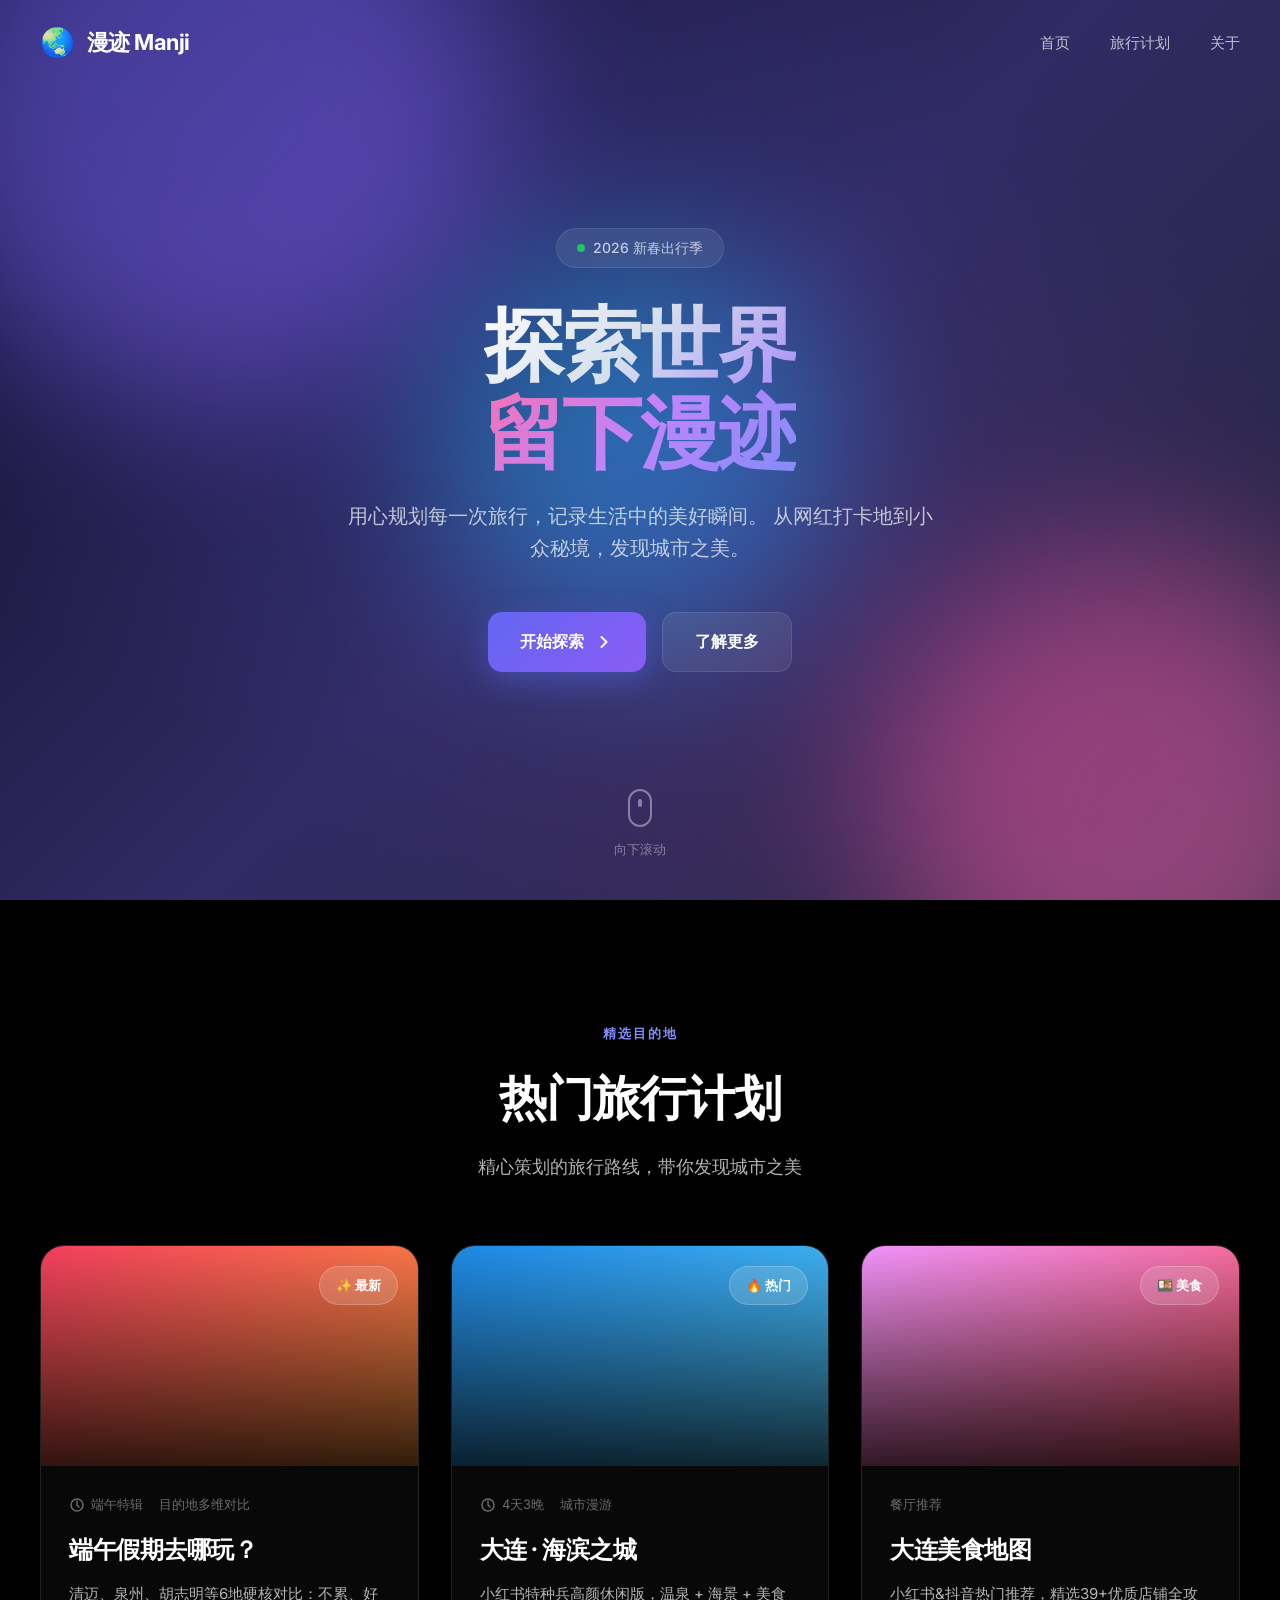
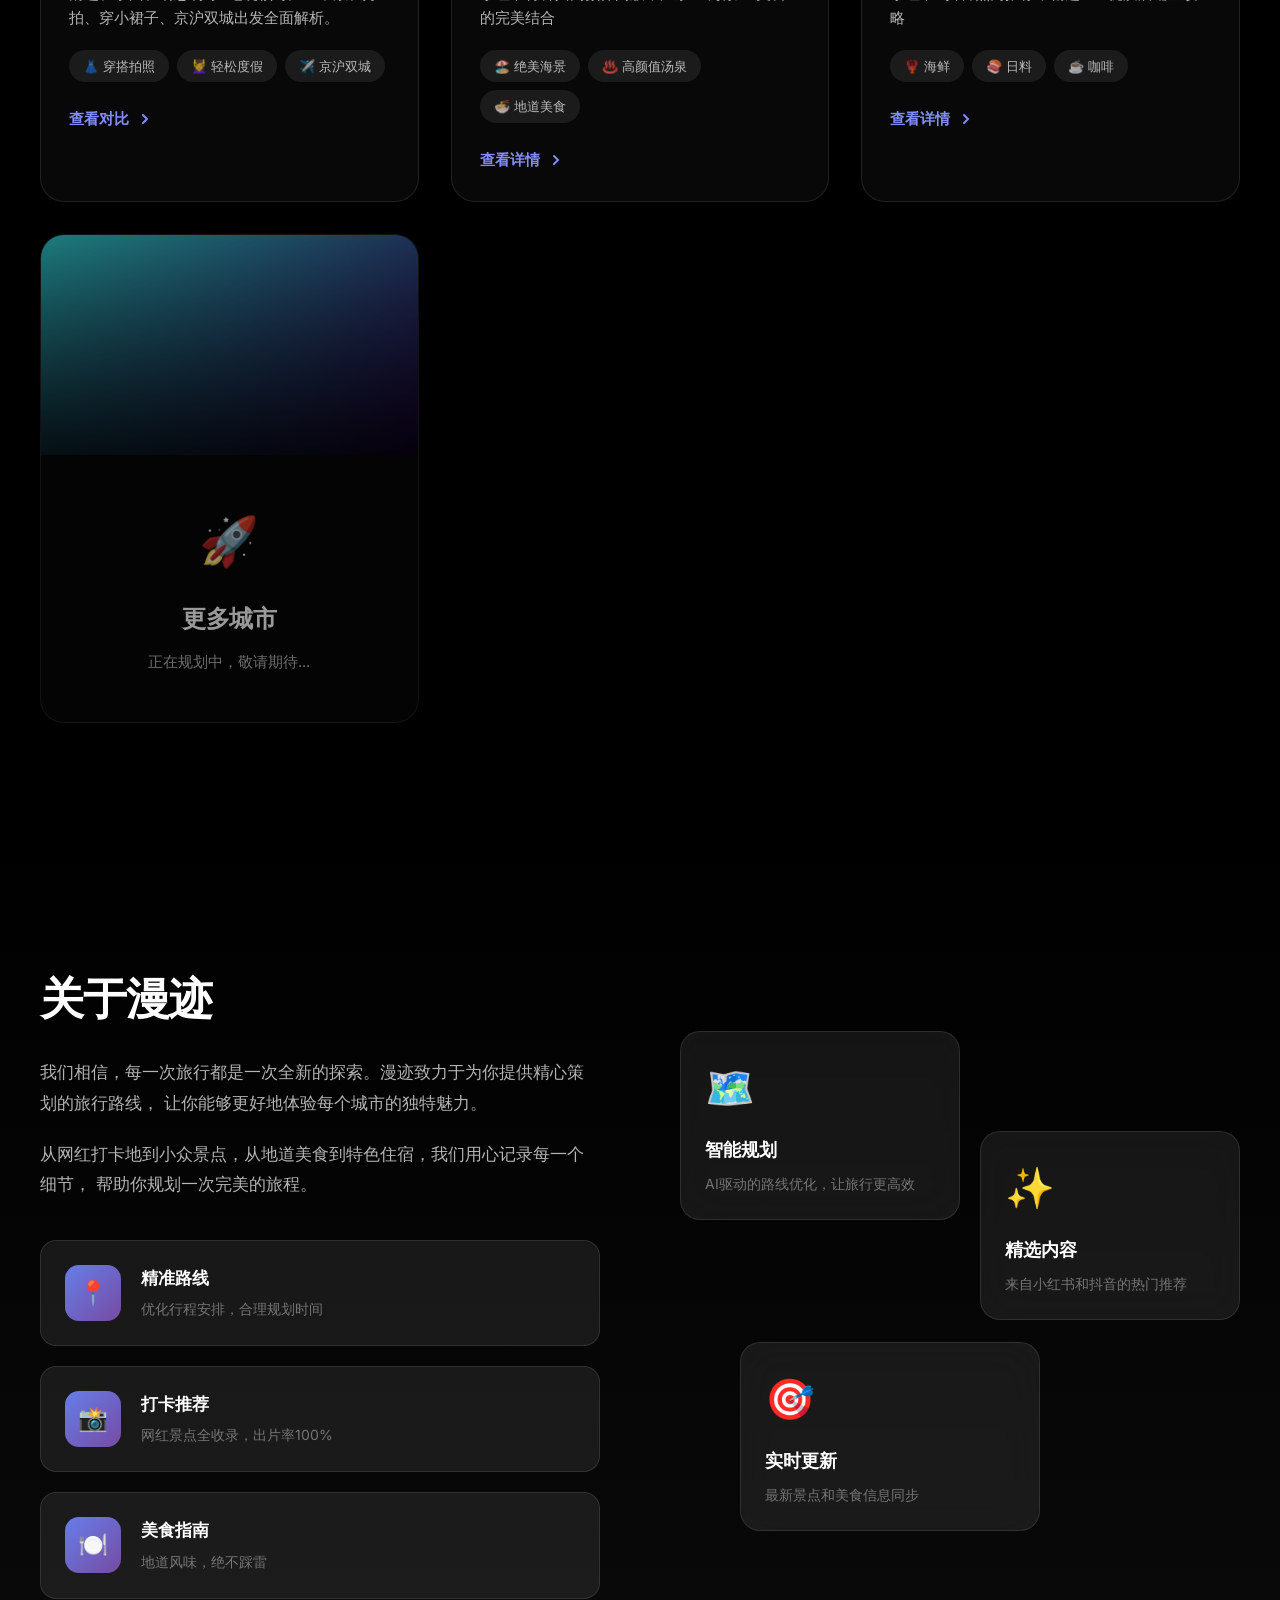
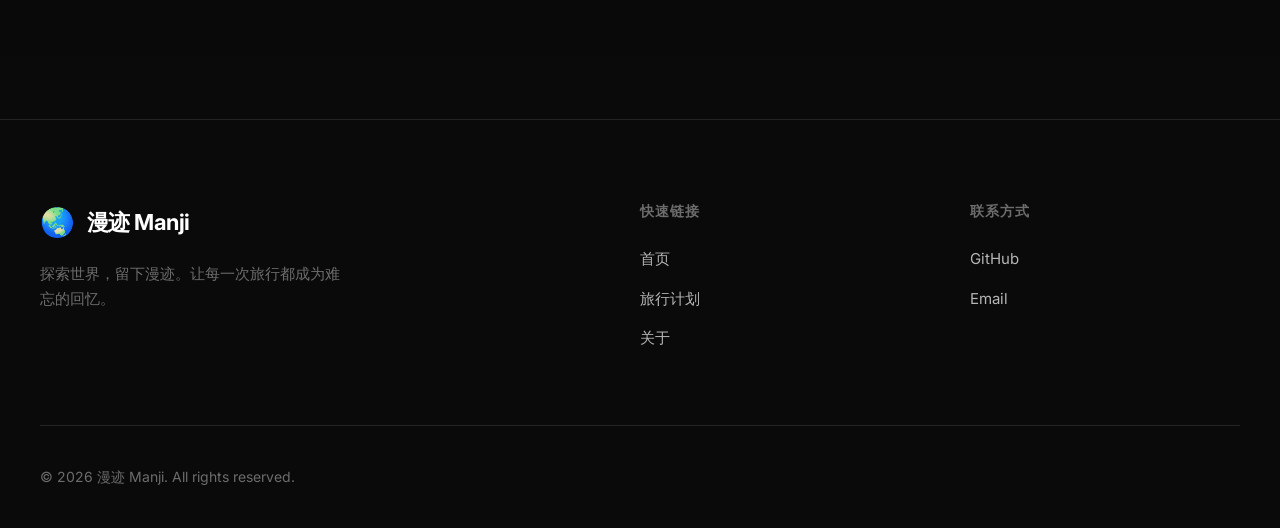
<file: index.html>
<!DOCTYPE html>
<html lang="zh-CN">

<head>
    <meta charset="UTF-8">
    <meta name="viewport" content="width=device-width, initial-scale=1.0, viewport-fit=cover">
    <title>漫迹 Manji - 探索世界的每一个角落</title>
    <link href="https://fonts.googleapis.com/css2?family=Inter:wght@300;400;500;600;700;800;900&display=swap"
        rel="stylesheet">
    <style>
        :root {
            --primary: #6366f1;
            --primary-dark: #4f46e5;
            --primary-light: #818cf8;
            --secondary: #ec4899;
            --accent: #f59e0b;
            --bg-primary: #000000;
            --bg-secondary: #0a0a0a;
            --bg-card: rgba(255, 255, 255, 0.03);
            --text-primary: #ffffff;
            --text-secondary: rgba(255, 255, 255, 0.7);
            --text-tertiary: rgba(255, 255, 255, 0.4);
            --glass: rgba(255, 255, 255, 0.08);
            --glass-border: rgba(255, 255, 255, 0.1);
            --gradient-1: linear-gradient(135deg, #667eea 0%, #764ba2 100%);
            --gradient-2: linear-gradient(135deg, #f093fb 0%, #f5576c 100%);
            --gradient-3: linear-gradient(135deg, #4facfe 0%, #00f2fe 100%);
            --gradient-hero: linear-gradient(135deg, #0f0c29 0%, #302b63 50%, #24243e 100%);
        }

        * {
            margin: 0;
            padding: 0;
            box-sizing: border-box;
        }

        html {
            scroll-behavior: smooth;
        }

        body {
            font-family: 'Inter', -apple-system, BlinkMacSystemFont, 'SF Pro Display', sans-serif;
            background: var(--bg-primary);
            color: var(--text-primary);
            line-height: 1.6;
            overflow-x: hidden;
            -webkit-font-smoothing: antialiased;
        }

        /* Navbar */
        .navbar {
            position: fixed;
            top: 0;
            left: 0;
            right: 0;
            z-index: 1000;
            padding: 20px 40px;
            transition: all 0.4s cubic-bezier(0.4, 0, 0.2, 1);
        }

        .navbar.scrolled {
            background: rgba(0, 0, 0, 0.8);
            backdrop-filter: saturate(180%) blur(20px);
            -webkit-backdrop-filter: saturate(180%) blur(20px);
            padding: 16px 40px;
            border-bottom: 1px solid var(--glass-border);
        }

        .nav-container {
            max-width: 1400px;
            margin: 0 auto;
            display: flex;
            justify-content: space-between;
            align-items: center;
        }

        .logo {
            display: flex;
            align-items: center;
            gap: 12px;
            font-size: 22px;
            font-weight: 700;
            letter-spacing: -0.5px;
        }

        .logo-icon {
            font-size: 28px;
            animation: float 3s ease-in-out infinite;
        }

        @keyframes float {

            0%,
            100% {
                transform: translateY(0);
            }

            50% {
                transform: translateY(-5px);
            }
        }

        .nav-menu {
            display: flex;
            list-style: none;
            gap: 40px;
        }

        .nav-link {
            color: var(--text-secondary);
            font-weight: 500;
            font-size: 15px;
            transition: all 0.3s ease;
            position: relative;
        }

        .nav-link:hover {
            color: var(--text-primary);
        }

        .nav-link::after {
            content: '';
            position: absolute;
            bottom: -6px;
            left: 0;
            width: 0;
            height: 2px;
            background: var(--gradient-1);
            border-radius: 2px;
            transition: width 0.3s ease;
        }

        .nav-link:hover::after {
            width: 100%;
        }

        /* Hero Section */
        .hero {
            min-height: 100vh;
            display: flex;
            align-items: center;
            justify-content: center;
            position: relative;
            overflow: hidden;
            padding: 120px 40px;
        }

        .hero-bg {
            position: absolute;
            top: 0;
            left: 0;
            right: 0;
            bottom: 0;
            background: var(--gradient-hero);
        }

        .hero-bg::before {
            content: '';
            position: absolute;
            top: 0;
            left: 0;
            right: 0;
            bottom: 0;
            background: radial-gradient(circle at 30% 20%, rgba(99, 102, 241, 0.15) 0%, transparent 50%),
                radial-gradient(circle at 70% 80%, rgba(236, 72, 153, 0.1) 0%, transparent 50%),
                radial-gradient(circle at 50% 50%, rgba(79, 70, 229, 0.1) 0%, transparent 70%);
        }

        .hero-orbs {
            position: absolute;
            width: 100%;
            height: 100%;
            overflow: hidden;
        }

        .orb {
            position: absolute;
            border-radius: 50%;
            filter: blur(80px);
            opacity: 0.5;
            animation: orb-float 20s ease-in-out infinite;
        }

        .orb-1 {
            width: 600px;
            height: 600px;
            background: linear-gradient(135deg, #6366f1 0%, #8b5cf6 100%);
            top: -200px;
            left: -100px;
            animation-delay: 0s;
        }

        .orb-2 {
            width: 500px;
            height: 500px;
            background: linear-gradient(135deg, #ec4899 0%, #f472b6 100%);
            bottom: -150px;
            right: -100px;
            animation-delay: 5s;
        }

        .orb-3 {
            width: 400px;
            height: 400px;
            background: linear-gradient(135deg, #06b6d4 0%, #3b82f6 100%);
            top: 50%;
            left: 50%;
            transform: translate(-50%, -50%);
            animation-delay: 10s;
        }

        @keyframes orb-float {

            0%,
            100% {
                transform: translate(0, 0) scale(1);
            }

            33% {
                transform: translate(30px, -50px) scale(1.1);
            }

            66% {
                transform: translate(-30px, 30px) scale(0.95);
            }
        }

        .hero-content {
            position: relative;
            z-index: 1;
            text-align: center;
            max-width: 900px;
        }

        .hero-badge {
            display: inline-flex;
            align-items: center;
            gap: 8px;
            background: var(--glass);
            border: 1px solid var(--glass-border);
            backdrop-filter: blur(10px);
            padding: 8px 20px;
            border-radius: 100px;
            font-size: 14px;
            font-weight: 500;
            color: var(--text-secondary);
            margin-bottom: 32px;
            animation: fade-in-up 0.8s ease forwards;
            opacity: 0;
        }

        .hero-badge-dot {
            width: 8px;
            height: 8px;
            background: #22c55e;
            border-radius: 50%;
            animation: pulse 2s ease-in-out infinite;
        }

        @keyframes pulse {

            0%,
            100% {
                opacity: 1;
            }

            50% {
                opacity: 0.5;
            }
        }

        .hero-title {
            font-size: clamp(48px, 8vw, 80px);
            font-weight: 800;
            letter-spacing: -2px;
            line-height: 1.1;
            margin-bottom: 24px;
            animation: fade-in-up 0.8s ease 0.2s forwards;
            opacity: 0;
        }

        .hero-title span {
            background: linear-gradient(135deg, #fff 0%, rgba(255, 255, 255, 0.8) 50%, #a78bfa 100%);
            -webkit-background-clip: text;
            -webkit-text-fill-color: transparent;
            background-clip: text;
        }

        .hero-title .highlight {
            background: linear-gradient(135deg, #f472b6 0%, #c084fc 50%, #818cf8 100%);
            -webkit-background-clip: text;
            -webkit-text-fill-color: transparent;
            background-clip: text;
        }

        .hero-subtitle {
            font-size: 20px;
            color: var(--text-secondary);
            margin-bottom: 48px;
            max-width: 600px;
            margin-left: auto;
            margin-right: auto;
            animation: fade-in-up 0.8s ease 0.4s forwards;
            opacity: 0;
        }

        .hero-buttons {
            display: flex;
            gap: 16px;
            justify-content: center;
            flex-wrap: wrap;
            animation: fade-in-up 0.8s ease 0.6s forwards;
            opacity: 0;
        }

        @keyframes fade-in-up {
            from {
                opacity: 0;
                transform: translateY(30px);
            }

            to {
                opacity: 1;
                transform: translateY(0);
            }
        }

        .btn {
            display: inline-flex;
            align-items: center;
            gap: 10px;
            padding: 16px 32px;
            border-radius: 14px;
            font-weight: 600;
            font-size: 16px;
            cursor: pointer;
            transition: all 0.4s cubic-bezier(0.175, 0.885, 0.32, 1.275);
            text-decoration: none;
            border: none;
        }

        .btn-primary {
            background: linear-gradient(135deg, #6366f1 0%, #8b5cf6 100%);
            color: white;
            box-shadow: 0 8px 30px rgba(99, 102, 241, 0.4);
        }

        .btn-primary:hover {
            transform: translateY(-4px) scale(1.02);
            box-shadow: 0 12px 40px rgba(99, 102, 241, 0.5);
        }

        .btn-secondary {
            background: var(--glass);
            color: white;
            border: 1px solid var(--glass-border);
            backdrop-filter: blur(10px);
        }

        .btn-secondary:hover {
            background: rgba(255, 255, 255, 0.15);
            transform: translateY(-4px);
        }

        .btn-icon {
            transition: transform 0.3s ease;
        }

        .btn:hover .btn-icon {
            transform: translateX(4px);
        }

        /* Scroll indicator */
        .scroll-indicator {
            position: absolute;
            bottom: 40px;
            left: 50%;
            transform: translateX(-50%);
            display: flex;
            flex-direction: column;
            align-items: center;
            gap: 12px;
            color: var(--text-tertiary);
            font-size: 13px;
            animation: bounce 2s ease-in-out infinite;
        }

        @keyframes bounce {

            0%,
            100% {
                transform: translateX(-50%) translateY(0);
            }

            50% {
                transform: translateX(-50%) translateY(-10px);
            }
        }

        .scroll-mouse {
            width: 24px;
            height: 38px;
            border: 2px solid var(--text-tertiary);
            border-radius: 14px;
            position: relative;
        }

        .scroll-wheel {
            position: absolute;
            top: 8px;
            left: 50%;
            transform: translateX(-50%);
            width: 4px;
            height: 8px;
            background: var(--text-tertiary);
            border-radius: 4px;
            animation: scroll 2s ease-in-out infinite;
        }

        @keyframes scroll {
            0% {
                opacity: 1;
                top: 8px;
            }

            100% {
                opacity: 0;
                top: 20px;
            }
        }

        /* Trips Section */
        .trips-section {
            padding: 120px 40px;
            position: relative;
        }

        .section-header {
            text-align: center;
            margin-bottom: 64px;
        }

        .section-label {
            display: inline-block;
            font-size: 13px;
            font-weight: 600;
            text-transform: uppercase;
            letter-spacing: 2px;
            color: var(--primary-light);
            margin-bottom: 16px;
        }

        .section-title {
            font-size: clamp(32px, 5vw, 48px);
            font-weight: 800;
            letter-spacing: -1px;
            margin-bottom: 16px;
        }

        .section-subtitle {
            font-size: 18px;
            color: var(--text-secondary);
            max-width: 500px;
            margin: 0 auto;
        }

        .trips-grid {
            display: grid;
            grid-template-columns: repeat(auto-fit, minmax(360px, 1fr));
            gap: 32px;
            max-width: 1200px;
            margin: 0 auto;
        }

        .trip-card {
            background: var(--bg-card);
            border: 1px solid var(--glass-border);
            border-radius: 24px;
            overflow: hidden;
            transition: all 0.5s cubic-bezier(0.175, 0.885, 0.32, 1.275);
            cursor: pointer;
            position: relative;
        }

        .trip-card::before {
            content: '';
            position: absolute;
            inset: 0;
            background: linear-gradient(135deg, rgba(99, 102, 241, 0.1) 0%, transparent 50%);
            opacity: 0;
            transition: opacity 0.5s ease;
        }

        .trip-card:hover {
            transform: translateY(-12px) scale(1.02);
            border-color: rgba(99, 102, 241, 0.3);
            box-shadow: 0 30px 60px rgba(0, 0, 0, 0.4),
                0 0 100px rgba(99, 102, 241, 0.1);
        }

        .trip-card:hover::before {
            opacity: 1;
        }

        .trip-image {
            height: 220px;
            position: relative;
            overflow: hidden;
        }

        .trip-image-bg {
            position: absolute;
            inset: 0;
            background-size: cover;
            background-position: center;
            transition: transform 0.6s ease;
        }

        .trip-card:hover .trip-image-bg {
            transform: scale(1.1);
        }

        .trip-image-overlay {
            position: absolute;
            inset: 0;
            background: linear-gradient(180deg, transparent 0%, rgba(0, 0, 0, 0.8) 100%);
        }

        .trip-badge {
            position: absolute;
            top: 20px;
            right: 20px;
            padding: 8px 16px;
            background: rgba(255, 255, 255, 0.15);
            backdrop-filter: blur(10px);
            border-radius: 100px;
            font-size: 13px;
            font-weight: 600;
            color: white;
            border: 1px solid rgba(255, 255, 255, 0.2);
        }

        .trip-content {
            padding: 28px;
            position: relative;
            z-index: 1;
        }

        .trip-meta {
            display: flex;
            gap: 16px;
            margin-bottom: 16px;
        }

        .trip-meta-item {
            display: flex;
            align-items: center;
            gap: 6px;
            font-size: 13px;
            color: var(--text-tertiary);
        }

        .trip-title {
            font-size: 24px;
            font-weight: 700;
            margin-bottom: 12px;
            letter-spacing: -0.5px;
        }

        .trip-description {
            font-size: 15px;
            color: var(--text-secondary);
            margin-bottom: 20px;
            line-height: 1.6;
        }

        .trip-tags {
            display: flex;
            flex-wrap: wrap;
            gap: 8px;
            margin-bottom: 24px;
        }

        .trip-tag {
            padding: 6px 14px;
            background: var(--glass);
            border-radius: 100px;
            font-size: 13px;
            color: var(--text-secondary);
        }

        .trip-link {
            display: inline-flex;
            align-items: center;
            gap: 8px;
            color: var(--primary-light);
            font-weight: 600;
            font-size: 15px;
            transition: gap 0.3s ease;
        }

        .trip-link:hover {
            gap: 12px;
        }

        /* About Section */
        .about-section {
            padding: 120px 40px;
            background: linear-gradient(180deg, var(--bg-primary) 0%, var(--bg-secondary) 100%);
        }

        .about-container {
            max-width: 1200px;
            margin: 0 auto;
            display: grid;
            grid-template-columns: 1fr 1fr;
            gap: 80px;
            align-items: center;
        }

        .about-text h2 {
            font-size: clamp(32px, 4vw, 44px);
            font-weight: 800;
            margin-bottom: 24px;
            letter-spacing: -1px;
        }

        .about-text p {
            font-size: 17px;
            color: var(--text-secondary);
            margin-bottom: 20px;
            line-height: 1.8;
        }

        .about-features {
            display: flex;
            flex-direction: column;
            gap: 20px;
            margin-top: 40px;
        }

        .about-feature {
            display: flex;
            gap: 20px;
            padding: 24px;
            background: var(--glass);
            border: 1px solid var(--glass-border);
            border-radius: 16px;
            transition: all 0.3s ease;
        }

        .about-feature:hover {
            background: rgba(255, 255, 255, 0.08);
            transform: translateX(8px);
        }

        .about-feature-icon {
            width: 56px;
            height: 56px;
            background: var(--gradient-1);
            border-radius: 14px;
            display: flex;
            align-items: center;
            justify-content: center;
            font-size: 24px;
            flex-shrink: 0;
        }

        .about-feature-text h4 {
            font-size: 17px;
            font-weight: 600;
            margin-bottom: 4px;
        }

        .about-feature-text p {
            font-size: 14px;
            color: var(--text-tertiary);
            margin: 0;
        }

        .about-visual {
            position: relative;
            height: 500px;
        }

        .about-visual-card {
            position: absolute;
            background: var(--glass);
            border: 1px solid var(--glass-border);
            border-radius: 20px;
            backdrop-filter: blur(20px);
            padding: 24px;
            transition: all 0.4s ease;
        }

        .about-visual-card:hover {
            transform: translateY(-8px);
        }

        .card-1 {
            top: 0;
            left: 0;
            width: 280px;
        }

        .card-2 {
            top: 100px;
            right: 0;
            width: 260px;
        }

        .card-3 {
            bottom: 0;
            left: 60px;
            width: 300px;
        }

        .visual-card-icon {
            font-size: 40px;
            margin-bottom: 16px;
        }

        .visual-card-title {
            font-size: 18px;
            font-weight: 600;
            margin-bottom: 8px;
        }

        .visual-card-desc {
            font-size: 14px;
            color: var(--text-tertiary);
        }

        /* Footer */
        .footer {
            padding: 80px 40px 40px;
            background: var(--bg-secondary);
            border-top: 1px solid var(--glass-border);
        }

        .footer-container {
            max-width: 1200px;
            margin: 0 auto;
        }

        .footer-top {
            display: grid;
            grid-template-columns: 2fr 1fr 1fr;
            gap: 60px;
            margin-bottom: 60px;
        }

        .footer-brand {
            max-width: 300px;
        }

        .footer-brand .logo {
            margin-bottom: 16px;
        }

        .footer-brand p {
            color: var(--text-tertiary);
            font-size: 15px;
            line-height: 1.7;
        }

        .footer-column h4 {
            font-size: 14px;
            font-weight: 600;
            text-transform: uppercase;
            letter-spacing: 1px;
            color: var(--text-tertiary);
            margin-bottom: 24px;
        }

        .footer-column ul {
            list-style: none;
        }

        .footer-column li {
            margin-bottom: 14px;
        }

        .footer-column a {
            color: var(--text-secondary);
            font-size: 15px;
            transition: color 0.3s ease;
        }

        .footer-column a:hover {
            color: var(--text-primary);
        }

        .footer-bottom {
            display: flex;
            justify-content: space-between;
            align-items: center;
            padding-top: 40px;
            border-top: 1px solid var(--glass-border);
        }

        .footer-bottom p {
            color: var(--text-tertiary);
            font-size: 14px;
        }

        /* Responsive */
        @media (max-width: 900px) {
            .nav-menu {
                display: none;
            }

            .hero {
                padding: 100px 24px;
            }

            .trips-section,
            .about-section {
                padding: 80px 24px;
            }

            .about-container {
                grid-template-columns: 1fr;
                gap: 48px;
            }

            .about-visual {
                display: none;
            }

            .trips-grid {
                grid-template-columns: 1fr;
            }

            .footer-top {
                grid-template-columns: 1fr;
                gap: 40px;
            }

            .footer-bottom {
                flex-direction: column;
                gap: 16px;
                text-align: center;
            }
        }

        a {
            text-decoration: none;
            color: inherit;
        }
    </style>
</head>

<body>
    <!-- Navbar -->
    <nav class="navbar" id="navbar">
        <div class="nav-container">
            <div class="logo">
                <span class="logo-icon">🌏</span>
                <span>漫迹 Manji</span>
            </div>
            <ul class="nav-menu">
                <li><a href="#home" class="nav-link">首页</a></li>
                <li><a href="#trips" class="nav-link">旅行计划</a></li>
                <li><a href="#about" class="nav-link">关于</a></li>
            </ul>
        </div>
    </nav>

    <!-- Hero Section -->
    <section class="hero" id="home">
        <div class="hero-bg">
            <div class="hero-orbs">
                <div class="orb orb-1"></div>
                <div class="orb orb-2"></div>
                <div class="orb orb-3"></div>
            </div>
        </div>

        <div class="hero-content">
            <div class="hero-badge">
                <span class="hero-badge-dot"></span>
                2026 新春出行季
            </div>
            <h1 class="hero-title">
                <span>探索世界</span><br>
                <span class="highlight">留下漫迹</span>
            </h1>
            <p class="hero-subtitle">
                用心规划每一次旅行，记录生活中的美好瞬间。
                从网红打卡地到小众秘境，发现城市之美。
            </p>
            <div class="hero-buttons">
                <a href="./trips/index.html" class="btn btn-primary">
                    开始探索
                    <svg class="btn-icon" width="20" height="20" viewBox="0 0 20 20" fill="none">
                        <path d="M7.5 15L12.5 10L7.5 5" stroke="currentColor" stroke-width="2" stroke-linecap="round" />
                    </svg>
                </a>
                <a href="#about" class="btn btn-secondary">
                    了解更多
                </a>
            </div>
        </div>

        <div class="scroll-indicator">
            <div class="scroll-mouse">
                <div class="scroll-wheel"></div>
            </div>
            <span>向下滚动</span>
        </div>
    </section>

    <!-- Trips Section -->
    <section class="trips-section" id="trips">
        <div class="section-header">
            <span class="section-label">精选目的地</span>
            <h2 class="section-title">热门旅行计划</h2>
            <p class="section-subtitle">精心策划的旅行路线，带你发现城市之美</p>
        </div>

        <div class="trips-grid">
            <!-- Duanwu Comparison -->
            <a href="./trips/duanwu_comparison.html" class="trip-card">
                <div class="trip-image">
                    <div class="trip-image-bg" style="background: linear-gradient(135deg, #f43f5e 0%, #fb923c 100%);">
                    </div>
                    <div class="trip-image-overlay"></div>
                    <span class="trip-badge">✨ 最新</span>
                </div>
                <div class="trip-content">
                    <div class="trip-meta">
                        <span class="trip-meta-item">
                            <svg width="16" height="16" viewBox="0 0 16 16" fill="none">
                                <path d="M8 14A6 6 0 108 2a6 6 0 000 12z" stroke="currentColor" stroke-width="1.5" />
                                <path d="M8 4v4l2 2" stroke="currentColor" stroke-width="1.5" stroke-linecap="round" />
                            </svg>
                            端午特辑
                        </span>
                        <span class="trip-meta-item">目的地多维对比</span>
                    </div>
                    <h3 class="trip-title">端午假期去哪玩？</h3>
                    <p class="trip-description">清迈、泉州、胡志明等6地硬核对比：不累、好拍、穿小裙子、京沪双城出发全面解析。</p>
                    <div class="trip-tags">
                        <span class="trip-tag">👗 穿搭拍照</span>
                        <span class="trip-tag">💆‍♀️ 轻松度假</span>
                        <span class="trip-tag">✈️ 京沪双城</span>
                    </div>
                    <span class="trip-link">
                        查看对比
                        <svg width="16" height="16" viewBox="0 0 16 16" fill="none">
                            <path d="M6 12l4-4-4-4" stroke="currentColor" stroke-width="2" stroke-linecap="round" stroke-linejoin="round" />
                        </svg>
                    </span>
                </div>
            </a>

            <!-- Dalian Trip -->
            <a href="./trips/index.html" class="trip-card">
                <div class="trip-image">
                    <div class="trip-image-bg" style="background: linear-gradient(135deg, #1e88e5 0%, #4fc3f7 100%);">
                    </div>
                    <div class="trip-image-overlay"></div>
                    <span class="trip-badge">🔥 热门</span>
                </div>
                <div class="trip-content">
                    <div class="trip-meta">
                        <span class="trip-meta-item">
                            <svg width="16" height="16" viewBox="0 0 16 16" fill="none">
                                <path d="M8 14A6 6 0 108 2a6 6 0 000 12z" stroke="currentColor" stroke-width="1.5" />
                                <path d="M8 4v4l2 2" stroke="currentColor" stroke-width="1.5" stroke-linecap="round" />
                            </svg>
                            4天3晚
                        </span>
                        <span class="trip-meta-item">城市漫游</span>
                    </div>
                    <h3 class="trip-title">大连 · 海滨之城</h3>
                    <p class="trip-description">小红书特种兵高颜休闲版，温泉 + 海景 + 美食的完美结合</p>
                    <div class="trip-tags">
                        <span class="trip-tag">🏖️ 绝美海景</span>
                        <span class="trip-tag">♨️ 高颜值汤泉</span>
                        <span class="trip-tag">🍜 地道美食</span>
                    </div>
                    <span class="trip-link">
                        查看详情
                        <svg width="16" height="16" viewBox="0 0 16 16" fill="none">
                            <path d="M6 12L10 8L6 4" stroke="currentColor" stroke-width="2" stroke-linecap="round" />
                        </svg>
                    </span>
                </div>
            </a>

            <!-- Food Guide -->
            <a href="./trips/dalian/food.html" class="trip-card">
                <div class="trip-image">
                    <div class="trip-image-bg" style="background: linear-gradient(135deg, #f093fb 0%, #f5576c 100%);">
                    </div>
                    <div class="trip-image-overlay"></div>
                    <span class="trip-badge">🍱 美食</span>
                </div>
                <div class="trip-content">
                    <div class="trip-meta">
                        <span class="trip-meta-item">餐厅推荐</span>
                    </div>
                    <h3 class="trip-title">大连美食地图</h3>
                    <p class="trip-description">小红书&抖音热门推荐，精选39+优质店铺全攻略</p>
                    <div class="trip-tags">
                        <span class="trip-tag">🦞 海鲜</span>
                        <span class="trip-tag">🍣 日料</span>
                        <span class="trip-tag">☕ 咖啡</span>
                    </div>
                    <span class="trip-link">
                        查看详情
                        <svg width="16" height="16" viewBox="0 0 16 16" fill="none">
                            <path d="M6 12L10 8L6 4" stroke="currentColor" stroke-width="2" stroke-linecap="round" />
                        </svg>
                    </span>
                </div>
            </a>

            <!-- Coming Soon -->
            <div class="trip-card" style="opacity: 0.6; pointer-events: none;">
                <div class="trip-image">
                    <div class="trip-image-bg" style="background: linear-gradient(135deg, #30cfd0 0%, #330867 100%);">
                    </div>
                    <div class="trip-image-overlay"></div>
                </div>
                <div class="trip-content">
                    <div style="font-size: 48px; text-align: center; margin: 20px 0;">🚀</div>
                    <h3 class="trip-title" style="text-align: center;">更多城市</h3>
                    <p class="trip-description" style="text-align: center;">正在规划中，敬请期待...</p>
                </div>
            </div>
        </div>
    </section>

    <!-- About Section -->
    <section class="about-section" id="about">
        <div class="about-container">
            <div class="about-text">
                <h2>关于漫迹</h2>
                <p>
                    我们相信，每一次旅行都是一次全新的探索。漫迹致力于为你提供精心策划的旅行路线，
                    让你能够更好地体验每个城市的独特魅力。
                </p>
                <p>
                    从网红打卡地到小众景点，从地道美食到特色住宿，我们用心记录每一个细节，
                    帮助你规划一次完美的旅程。
                </p>

                <div class="about-features">
                    <div class="about-feature">
                        <div class="about-feature-icon">📍</div>
                        <div class="about-feature-text">
                            <h4>精准路线</h4>
                            <p>优化行程安排，合理规划时间</p>
                        </div>
                    </div>
                    <div class="about-feature">
                        <div class="about-feature-icon">📸</div>
                        <div class="about-feature-text">
                            <h4>打卡推荐</h4>
                            <p>网红景点全收录，出片率100%</p>
                        </div>
                    </div>
                    <div class="about-feature">
                        <div class="about-feature-icon">🍽️</div>
                        <div class="about-feature-text">
                            <h4>美食指南</h4>
                            <p>地道风味，绝不踩雷</p>
                        </div>
                    </div>
                </div>
            </div>

            <div class="about-visual">
                <div class="about-visual-card card-1">
                    <div class="visual-card-icon">🗺️</div>
                    <div class="visual-card-title">智能规划</div>
                    <div class="visual-card-desc">AI驱动的路线优化，让旅行更高效</div>
                </div>
                <div class="about-visual-card card-2">
                    <div class="visual-card-icon">✨</div>
                    <div class="visual-card-title">精选内容</div>
                    <div class="visual-card-desc">来自小红书和抖音的热门推荐</div>
                </div>
                <div class="about-visual-card card-3">
                    <div class="visual-card-icon">🎯</div>
                    <div class="visual-card-title">实时更新</div>
                    <div class="visual-card-desc">最新景点和美食信息同步</div>
                </div>
            </div>
        </div>
    </section>

    <!-- Footer -->
    <footer class="footer">
        <div class="footer-container">
            <div class="footer-top">
                <div class="footer-brand">
                    <div class="logo">
                        <span class="logo-icon">🌏</span>
                        <span>漫迹 Manji</span>
                    </div>
                    <p>探索世界，留下漫迹。让每一次旅行都成为难忘的回忆。</p>
                </div>
                <div class="footer-column">
                    <h4>快速链接</h4>
                    <ul>
                        <li><a href="#home">首页</a></li>
                        <li><a href="./trips/index.html">旅行计划</a></li>
                        <li><a href="#about">关于</a></li>
                    </ul>
                </div>
                <div class="footer-column">
                    <h4>联系方式</h4>
                    <ul>
                        <li><a href="https://github.com/yibinpro" target="_blank">GitHub</a></li>
                        <li><a href="mailto:contact@example.com">Email</a></li>
                    </ul>
                </div>
            </div>
            <div class="footer-bottom">
                <p>&copy; 2026 漫迹 Manji. All rights reserved.</p>
            </div>
        </div>
    </footer>

    <script>
        // Navbar scroll effect
        const navbar = document.getElementById('navbar');
        window.addEventListener('scroll', () => {
            if (window.scrollY > 50) {
                navbar.classList.add('scrolled');
            } else {
                navbar.classList.remove('scrolled');
            }
        });
    </script>
</body>

</html>
</file>
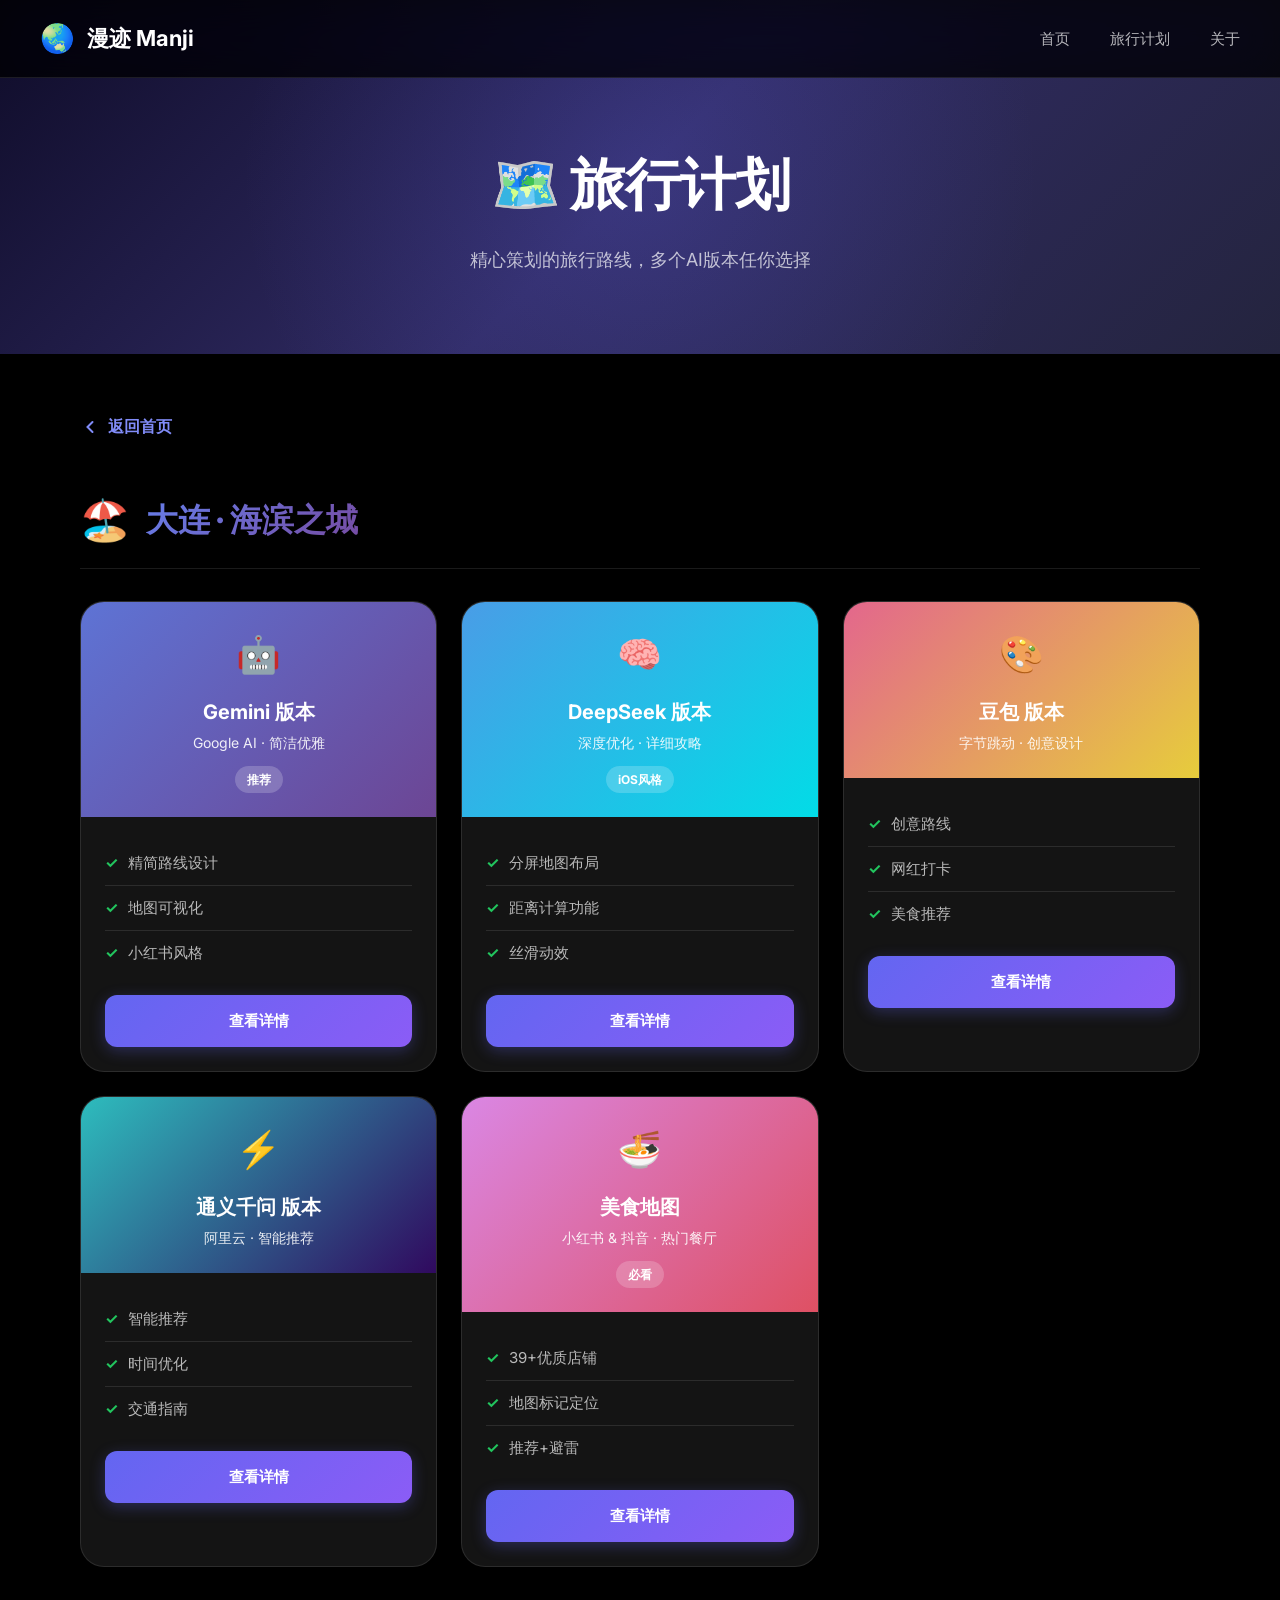
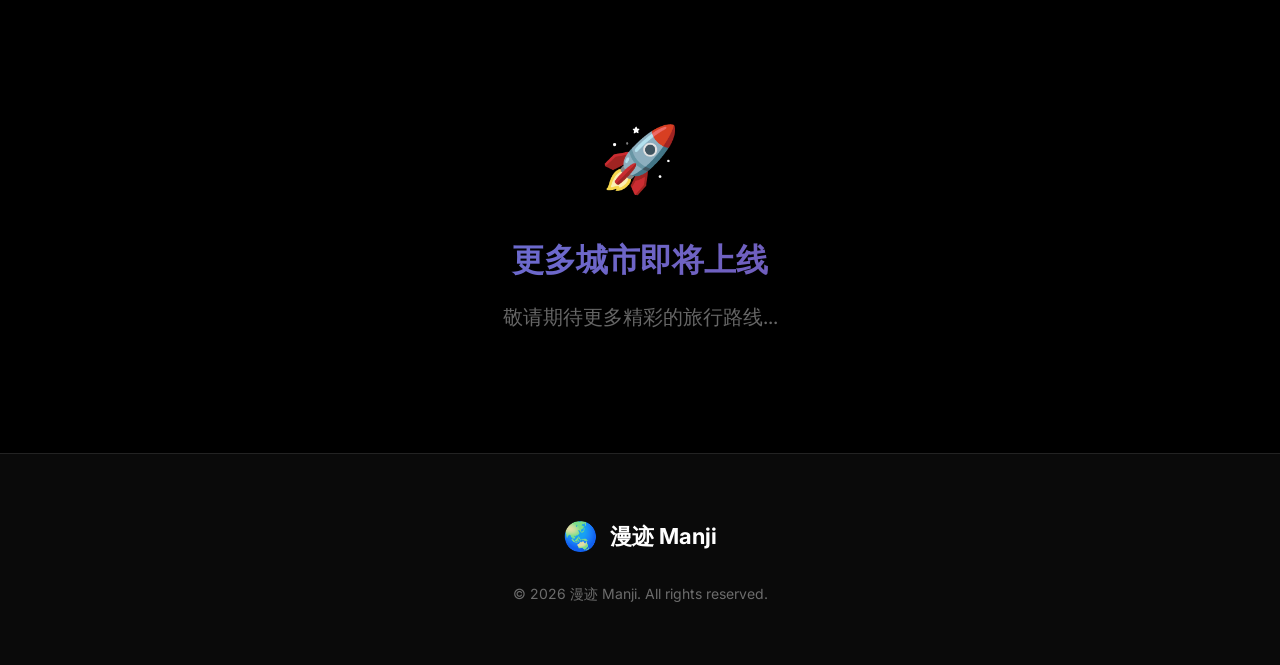
<file: trips/index.html>
<!DOCTYPE html>
<html lang="zh-CN">

<head>
    <meta charset="UTF-8">
    <meta name="viewport" content="width=device-width, initial-scale=1.0, viewport-fit=cover">
    <title>旅行计划 - 漫迹 Manji</title>
    <link href="https://fonts.googleapis.com/css2?family=Inter:wght@300;400;500;600;700;800&display=swap"
        rel="stylesheet">
    <style>
        :root {
            --primary: #6366f1;
            --primary-light: #818cf8;
            --bg-primary: #000000;
            --bg-secondary: #0a0a0a;
            --text-primary: #ffffff;
            --text-secondary: rgba(255, 255, 255, 0.7);
            --text-tertiary: rgba(255, 255, 255, 0.4);
            --glass: rgba(255, 255, 255, 0.08);
            --glass-border: rgba(255, 255, 255, 0.1);
        }

        * {
            margin: 0;
            padding: 0;
            box-sizing: border-box;
        }

        body {
            font-family: 'Inter', -apple-system, BlinkMacSystemFont, 'SF Pro Display', sans-serif;
            background: var(--bg-primary);
            color: var(--text-primary);
            line-height: 1.6;
            -webkit-font-smoothing: antialiased;
        }

        a {
            text-decoration: none;
            color: inherit;
        }

        /* Navbar */
        .navbar {
            position: fixed;
            top: 0;
            left: 0;
            right: 0;
            z-index: 1000;
            background: rgba(0, 0, 0, 0.8);
            backdrop-filter: saturate(180%) blur(20px);
            -webkit-backdrop-filter: saturate(180%) blur(20px);
            border-bottom: 1px solid var(--glass-border);
            padding: 16px 40px;
        }

        .nav-container {
            max-width: 1400px;
            margin: 0 auto;
            display: flex;
            justify-content: space-between;
            align-items: center;
        }

        .logo {
            display: flex;
            align-items: center;
            gap: 12px;
            font-size: 22px;
            font-weight: 700;
        }

        .logo-icon {
            font-size: 28px;
        }

        .nav-menu {
            display: flex;
            list-style: none;
            gap: 40px;
        }

        .nav-link {
            color: var(--text-secondary);
            font-weight: 500;
            font-size: 15px;
            transition: color 0.3s ease;
        }

        .nav-link:hover {
            color: var(--text-primary);
        }

        /* Hero */
        .trips-hero {
            padding: 140px 40px 80px;
            background: linear-gradient(135deg, #0f0c29 0%, #302b63 50%, #24243e 100%);
            text-align: center;
            position: relative;
            overflow: hidden;
        }

        .trips-hero::before {
            content: '';
            position: absolute;
            inset: 0;
            background: radial-gradient(circle at 50% 50%, rgba(99, 102, 241, 0.2) 0%, transparent 60%);
        }

        .trips-hero h1 {
            font-size: clamp(36px, 6vw, 56px);
            font-weight: 800;
            letter-spacing: -1px;
            margin-bottom: 16px;
            position: relative;
        }

        .trips-hero p {
            font-size: 18px;
            color: var(--text-secondary);
            position: relative;
        }

        /* Container */
        .trips-container {
            max-width: 1200px;
            margin: 0 auto;
            padding: 60px 40px;
        }

        .back-link {
            display: inline-flex;
            align-items: center;
            gap: 8px;
            color: var(--primary-light);
            font-weight: 600;
            margin-bottom: 48px;
            transition: gap 0.3s ease;
        }

        .back-link:hover {
            gap: 12px;
        }

        /* City Section */
        .city-section {
            margin-bottom: 80px;
        }

        .city-header {
            display: flex;
            align-items: center;
            gap: 16px;
            margin-bottom: 32px;
            padding-bottom: 16px;
            border-bottom: 1px solid var(--glass-border);
        }

        .city-icon {
            font-size: 40px;
        }

        .city-title {
            font-size: 32px;
            font-weight: 800;
            background: linear-gradient(135deg, #667eea 0%, #764ba2 100%);
            -webkit-background-clip: text;
            -webkit-text-fill-color: transparent;
            background-clip: text;
        }

        /* Version Grid */
        .versions-grid {
            display: grid;
            grid-template-columns: repeat(auto-fill, minmax(300px, 1fr));
            gap: 24px;
        }

        .version-card {
            background: var(--glass);
            border: 1px solid var(--glass-border);
            border-radius: 24px;
            overflow: hidden;
            transition: all 0.4s cubic-bezier(0.175, 0.885, 0.32, 1.275);
        }

        .version-card:hover {
            transform: translateY(-8px);
            border-color: rgba(99, 102, 241, 0.4);
            box-shadow: 0 20px 40px rgba(0, 0, 0, 0.3),
                0 0 60px rgba(99, 102, 241, 0.1);
        }

        .version-header {
            padding: 24px;
            text-align: center;
            position: relative;
            overflow: hidden;
        }

        .version-header::before {
            content: '';
            position: absolute;
            inset: 0;
            opacity: 0.9;
        }

        .version-header.gemini::before {
            background: linear-gradient(135deg, #667eea 0%, #764ba2 100%);
        }

        .version-header.deepseek::before {
            background: linear-gradient(135deg, #4facfe 0%, #00f2fe 100%);
        }

        .version-header.doubao::before {
            background: linear-gradient(135deg, #fa709a 0%, #fee140 100%);
        }

        .version-header.qwen::before {
            background: linear-gradient(135deg, #30cfd0 0%, #330867 100%);
        }

        .version-header.food::before {
            background: linear-gradient(135deg, #f093fb 0%, #f5576c 100%);
        }

        .ai-icon {
            font-size: 36px;
            margin-bottom: 12px;
            position: relative;
        }

        .version-name {
            font-size: 20px;
            font-weight: 700;
            margin-bottom: 4px;
            position: relative;
        }

        .version-subtitle {
            font-size: 14px;
            opacity: 0.9;
            position: relative;
        }

        .recommended-badge {
            display: inline-block;
            background: rgba(255, 255, 255, 0.2);
            backdrop-filter: blur(10px);
            color: white;
            padding: 4px 12px;
            border-radius: 100px;
            font-size: 12px;
            font-weight: 700;
            margin-top: 12px;
            position: relative;
        }

        .version-body {
            padding: 24px;
        }

        .version-features {
            list-style: none;
            margin-bottom: 20px;
        }

        .version-features li {
            padding: 10px 0;
            display: flex;
            align-items: center;
            gap: 10px;
            color: var(--text-secondary);
            font-size: 15px;
            border-bottom: 1px solid var(--glass-border);
        }

        .version-features li:last-child {
            border-bottom: none;
        }

        .version-features li::before {
            content: "✓";
            color: #22c55e;
            font-weight: bold;
        }

        .view-btn {
            display: block;
            width: 100%;
            padding: 14px;
            background: linear-gradient(135deg, #6366f1 0%, #8b5cf6 100%);
            color: white;
            text-align: center;
            border-radius: 12px;
            font-weight: 700;
            font-size: 15px;
            transition: all 0.3s ease;
            box-shadow: 0 4px 15px rgba(99, 102, 241, 0.3);
        }

        .view-btn:hover {
            transform: scale(1.02);
            box-shadow: 0 6px 20px rgba(99, 102, 241, 0.4);
        }

        /* Coming Soon */
        .coming-soon-section {
            text-align: center;
            padding: 60px 0;
        }

        .coming-soon-icon {
            font-size: 64px;
            margin-bottom: 24px;
        }

        .coming-soon-text {
            font-size: 20px;
            color: var(--text-tertiary);
        }

        /* Footer */
        .footer {
            padding: 60px 40px;
            background: var(--bg-secondary);
            border-top: 1px solid var(--glass-border);
            text-align: center;
        }

        .footer-brand {
            margin-bottom: 24px;
        }

        .footer p {
            color: var(--text-tertiary);
            font-size: 14px;
        }

        @media (max-width: 768px) {
            .navbar {
                padding: 12px 20px;
            }

            .nav-menu {
                display: none;
            }

            .trips-hero {
                padding: 120px 24px 60px;
            }

            .trips-container {
                padding: 40px 20px;
            }

            .versions-grid {
                grid-template-columns: 1fr;
            }
        }
    </style>
</head>

<body>
    <!-- Navigation -->
    <nav class="navbar">
        <div class="nav-container">
            <a href="../index.html" class="logo">
                <span class="logo-icon">🌏</span>
                <span>漫迹 Manji</span>
            </a>
            <ul class="nav-menu">
                <li><a href="../index.html" class="nav-link">首页</a></li>
                <li><a href="./index.html" class="nav-link">旅行计划</a></li>
                <li><a href="../index.html#about" class="nav-link">关于</a></li>
            </ul>
        </div>
    </nav>

    <!-- Hero Section -->
    <section class="trips-hero">
        <h1>🗺️ 旅行计划</h1>
        <p>精心策划的旅行路线，多个AI版本任你选择</p>
    </section>

    <!-- Trips Container -->
    <div class="trips-container">
        <a href="../index.html" class="back-link">
            <svg width="20" height="20" viewBox="0 0 20 20" fill="none">
                <path d="M12.5 15L7.5 10L12.5 5" stroke="currentColor" stroke-width="2" stroke-linecap="round" />
            </svg>
            返回首页
        </a>

        <!-- Dalian Section -->
        <div class="city-section">
            <div class="city-header">
                <span class="city-icon">🏖️</span>
                <h2 class="city-title">大连 · 海滨之城</h2>
            </div>

            <div class="versions-grid">
                <!-- Gemini Version -->
                <div class="version-card">
                    <div class="version-header gemini">
                        <div class="ai-icon">🤖</div>
                        <div class="version-name">Gemini 版本</div>
                        <div class="version-subtitle">Google AI · 简洁优雅</div>
                        <span class="recommended-badge">推荐</span>
                    </div>
                    <div class="version-body">
                        <ul class="version-features">
                            <li>精简路线设计</li>
                            <li>地图可视化</li>
                            <li>小红书风格</li>
                        </ul>
                        <a href="./dalian/dalian_trip_gemini.html" class="view-btn">查看详情</a>
                    </div>
                </div>

                <!-- DeepSeek Version -->
                <div class="version-card">
                    <div class="version-header deepseek">
                        <div class="ai-icon">🧠</div>
                        <div class="version-name">DeepSeek 版本</div>
                        <div class="version-subtitle">深度优化 · 详细攻略</div>
                        <span class="recommended-badge">iOS风格</span>
                    </div>
                    <div class="version-body">
                        <ul class="version-features">
                            <li>分屏地图布局</li>
                            <li>距离计算功能</li>
                            <li>丝滑动效</li>
                        </ul>
                        <a href="./dalian/dalian_trip_deepeek.html" class="view-btn">查看详情</a>
                    </div>
                </div>

                <!-- Doubao Version -->
                <div class="version-card">
                    <div class="version-header doubao">
                        <div class="ai-icon">🎨</div>
                        <div class="version-name">豆包 版本</div>
                        <div class="version-subtitle">字节跳动 · 创意设计</div>
                    </div>
                    <div class="version-body">
                        <ul class="version-features">
                            <li>创意路线</li>
                            <li>网红打卡</li>
                            <li>美食推荐</li>
                        </ul>
                        <a href="./dalian/dalian_trip_doubao.html" class="view-btn">查看详情</a>
                    </div>
                </div>

                <!-- Qwen Version -->
                <div class="version-card">
                    <div class="version-header qwen">
                        <div class="ai-icon">⚡</div>
                        <div class="version-name">通义千问 版本</div>
                        <div class="version-subtitle">阿里云 · 智能推荐</div>
                    </div>
                    <div class="version-body">
                        <ul class="version-features">
                            <li>智能推荐</li>
                            <li>时间优化</li>
                            <li>交通指南</li>
                        </ul>
                        <a href="./dalian/dalian_trip_qwen.html" class="view-btn">查看详情</a>
                    </div>
                </div>

                <!-- Food Guide Card -->
                <div class="version-card">
                    <div class="version-header food">
                        <div class="ai-icon">🍜</div>
                        <div class="version-name">美食地图</div>
                        <div class="version-subtitle">小红书 & 抖音 · 热门餐厅</div>
                        <span class="recommended-badge">必看</span>
                    </div>
                    <div class="version-body">
                        <ul class="version-features">
                            <li>39+优质店铺</li>
                            <li>地图标记定位</li>
                            <li>推荐+避雷</li>
                        </ul>
                        <a href="./dalian/food.html" class="view-btn">查看详情</a>
                    </div>
                </div>
            </div>
        </div>

        <!-- Coming Soon Section -->
        <div class="coming-soon-section">
            <div class="coming-soon-icon">🚀</div>
            <h2 class="city-title" style="text-align: center; margin-bottom: 16px;">更多城市即将上线</h2>
            <p class="coming-soon-text">敬请期待更多精彩的旅行路线...</p>
        </div>
    </div>

    <!-- Footer -->
    <footer class="footer">
        <div class="footer-brand">
            <div class="logo" style="justify-content: center;">
                <span class="logo-icon">🌏</span>
                <span>漫迹 Manji</span>
            </div>
        </div>
        <p>&copy; 2026 漫迹 Manji. All rights reserved.</p>
    </footer>
</body>

</html>
</file>
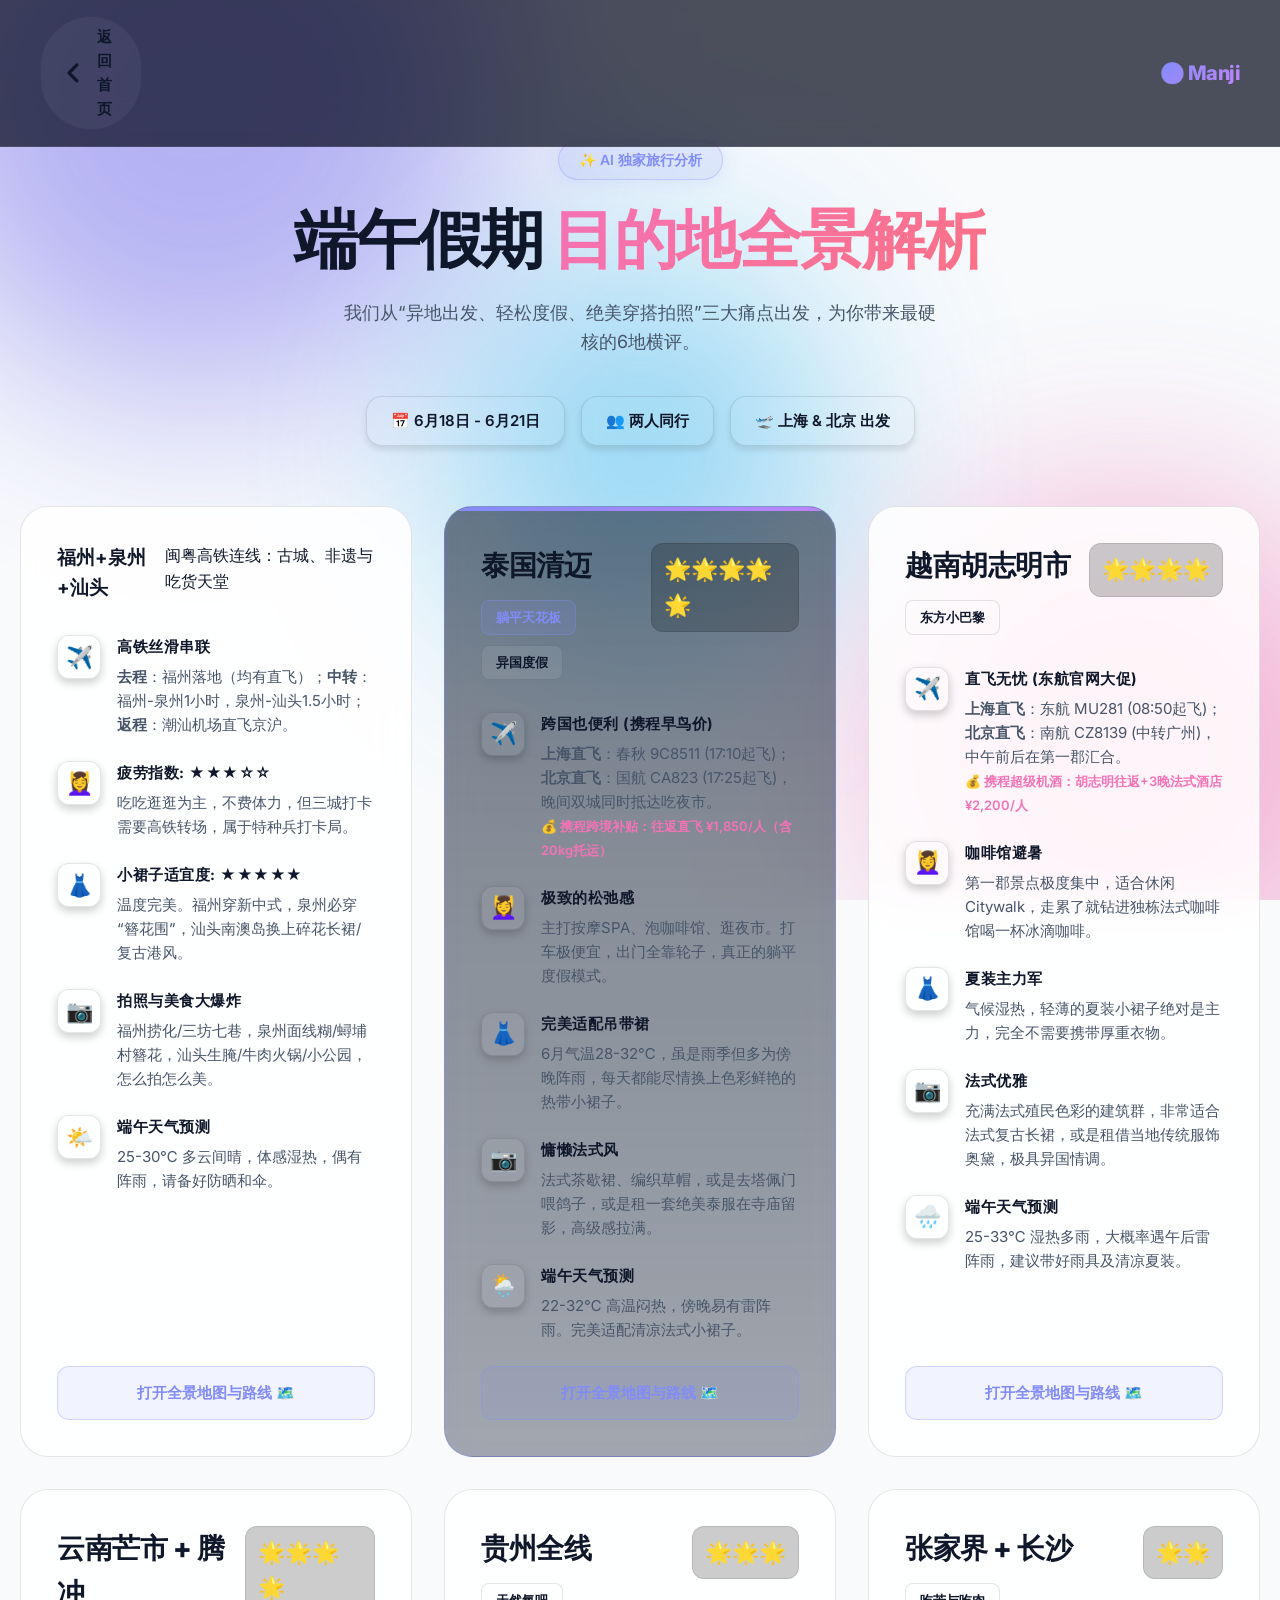
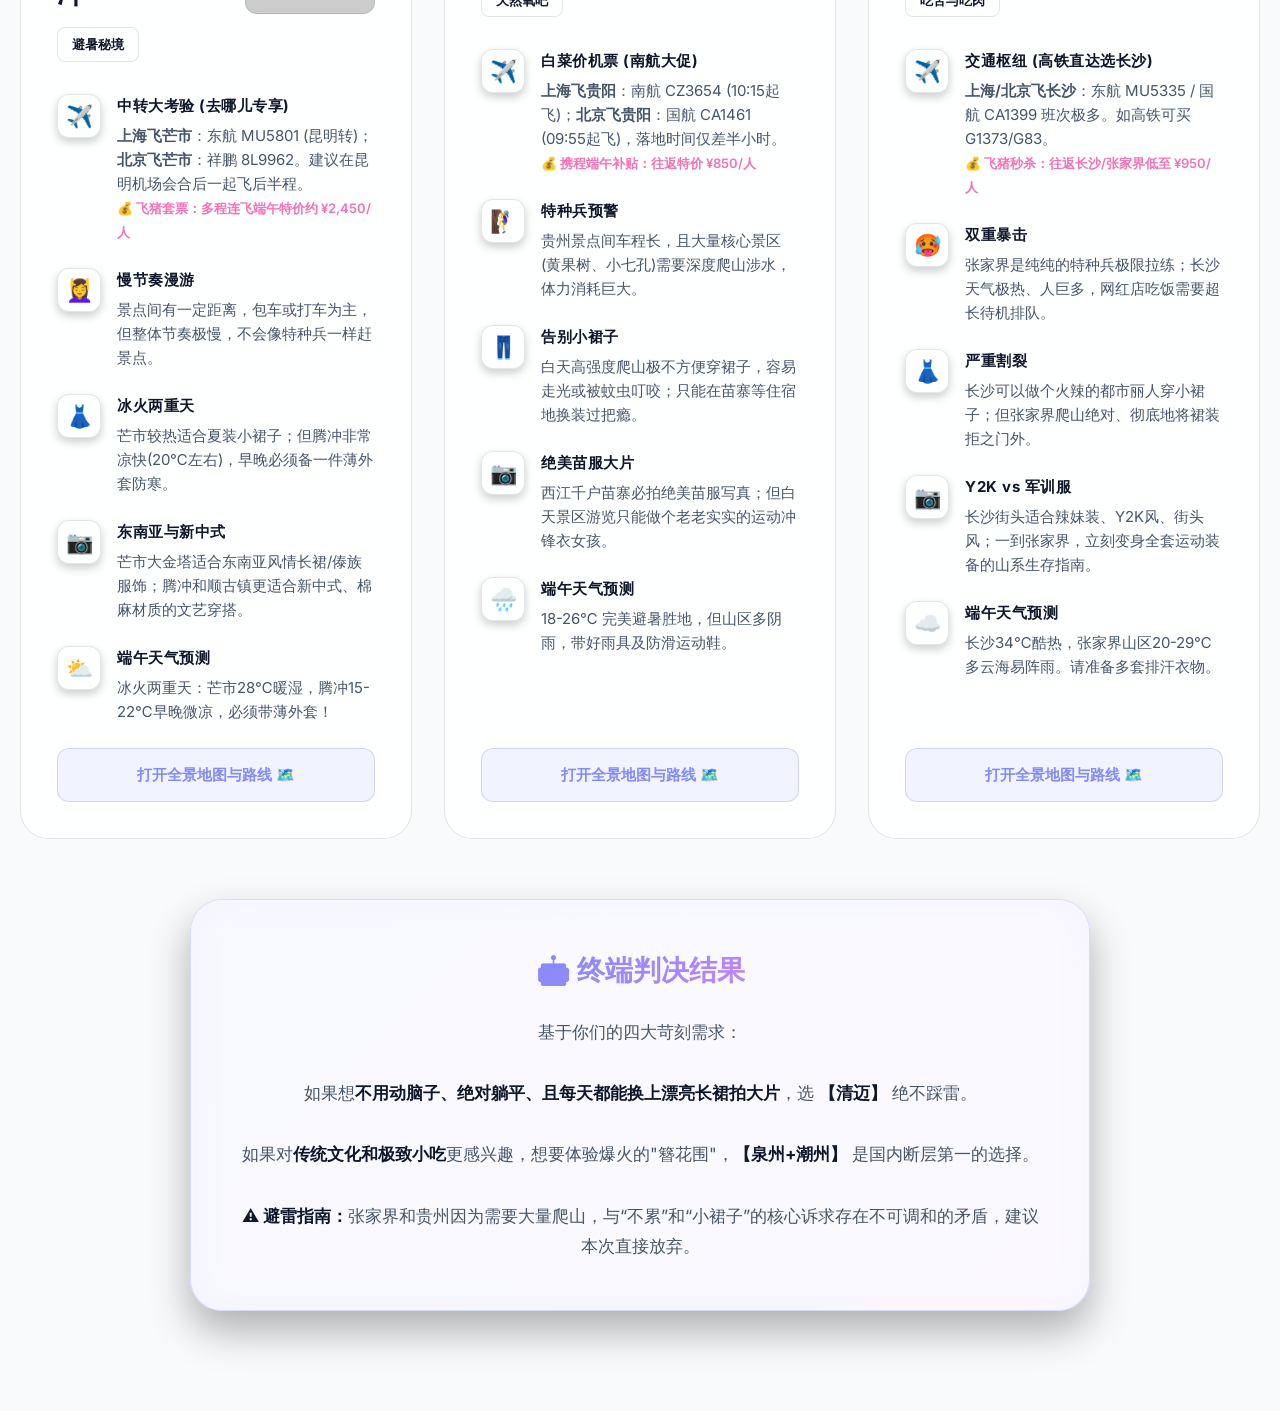
<file: trips/duanwu_comparison.html>
<!DOCTYPE html>
<html lang="zh-CN">

<head>
    <meta charset="UTF-8">
    <meta name="viewport" content="width=device-width, initial-scale=1.0, viewport-fit=cover">
    <title>端午假期目的地对比 | 漫迹 Manji</title>
    <link href="https://fonts.googleapis.com/css2?family=Inter:wght@300;400;500;600;700;800;900&display=swap"
        rel="stylesheet">
    <style>
        :root {
            --primary: #818cf8;
            --primary-dark: #6366f1;
            --secondary: #f472b6;
            --accent: #2dd4bf;
            --bg-primary: #f8fafc;
            --bg-secondary: #ffffff;
            --bg-card: rgba(255, 255, 255, 0.85);
            --text-primary: #0f172a;
            --text-secondary: #475569;
            --text-tertiary: #64748b;
            --border: rgba(0, 0, 0, 0.1);
            --border-hover: rgba(129, 140, 248, 0.3);
            --glass-bg: rgba(255, 255, 255, 0.9);
            --gradient-1: linear-gradient(135deg, #818cf8 0%, #c084fc 100%);
            --gradient-2: linear-gradient(135deg, #f472b6 0%, #fb7185 100%);
            --gradient-3: linear-gradient(135deg, #2dd4bf 0%, #06b6d4 100%);
        }

        * {
            margin: 0;
            padding: 0;
            box-sizing: border-box;
            -webkit-font-smoothing: antialiased;
        }

        body {
            font-family: 'Inter', -apple-system, BlinkMacSystemFont, 'SF Pro Text', sans-serif;
            background-color: var(--bg-primary);
            color: var(--text-primary);
            line-height: 1.6;
            min-height: 100vh;
            overflow-x: hidden;
            position: relative;
        }

        /* Animated Background Orbs */
        .bg-orbs {
            position: fixed;
            top: 0;
            left: 0;
            width: 100vw;
            height: 100vh;
            z-index: -1;
            overflow: hidden;
            pointer-events: none;
        }

        .orb {
            position: absolute;
            border-radius: 50%;
            filter: blur(100px);
            opacity: 0.4;
            animation: float 20s infinite alternate ease-in-out;
        }

        .orb-1 {
            width: 600px;
            height: 600px;
            background: #4f46e5;
            top: -200px;
            left: -100px;
        }

        .orb-2 {
            width: 500px;
            height: 500px;
            background: #ec4899;
            bottom: -100px;
            right: -100px;
            animation-delay: -5s;
        }

        .orb-3 {
            width: 400px;
            height: 400px;
            background: #0ea5e9;
            top: 50%;
            left: 50%;
            transform: translate(-50%, -50%);
            animation-delay: -10s;
        }

        @keyframes float {
            0% { transform: translate(0, 0) scale(1); }
            33% { transform: translate(30px, -50px) scale(1.1); }
            66% { transform: translate(-30px, 30px) scale(0.9); }
            100% { transform: translate(0, 0) scale(1); }
        }

        /* Navigation Header */
        .nav-header {
            position: fixed;
            top: 0;
            left: 0;
            right: 0;
            z-index: 1000;
            background: var(--glass-bg);
            backdrop-filter: saturate(180%) blur(20px);
            -webkit-backdrop-filter: saturate(180%) blur(20px);
            border-bottom: 1px solid var(--border);
            padding: 16px 40px;
            transition: all 0.3s ease;
        }

        .nav-content {
            display: flex;
            align-items: center;
            justify-content: space-between;
            max-width: 1400px;
            margin: 0 auto;
        }

        .brand {
            display: flex;
            align-items: center;
            gap: 12px;
            font-size: 20px;
            font-weight: 800;
            letter-spacing: -0.5px;
            background: var(--gradient-1);
            -webkit-background-clip: text;
            -webkit-text-fill-color: transparent;
        }

        .back-btn {
            display: flex;
            align-items: center;
            gap: 8px;
            color: var(--text-primary);
            font-size: 15px;
            font-weight: 600;
            text-decoration: none;
            transition: all 0.3s ease;
            padding: 8px 16px;
            border-radius: 100px;
            background: rgba(255, 255, 255, 0.05);
            border: 1px solid var(--border);
        }

        .back-btn:hover {
            background: rgba(255, 255, 255, 0.1);
            transform: translateX(-4px);
        }

        /* Hero Section */
        .hero {
            max-width: 1200px;
            margin: 0 auto;
            padding: 140px 20px 60px;
            text-align: center;
            position: relative;
            z-index: 1;
        }

        .hero-badge {
            display: inline-flex;
            align-items: center;
            gap: 8px;
            background: rgba(129, 140, 248, 0.15);
            border: 1px solid rgba(129, 140, 248, 0.3);
            color: var(--primary);
            padding: 8px 20px;
            border-radius: 100px;
            font-size: 14px;
            font-weight: 600;
            margin-bottom: 24px;
            box-shadow: 0 0 20px rgba(129, 140, 248, 0.2);
            animation: pulse-glow 2s infinite alternate;
        }

        @keyframes pulse-glow {
            from { box-shadow: 0 0 10px rgba(129, 140, 248, 0.1); }
            to { box-shadow: 0 0 25px rgba(129, 140, 248, 0.4); }
        }

        .hero-title {
            font-size: clamp(40px, 6vw, 64px);
            font-weight: 900;
            margin-bottom: 24px;
            letter-spacing: -2px;
            line-height: 1.1;
        }
        
        .hero-title span {
            background: var(--gradient-2);
            -webkit-background-clip: text;
            -webkit-text-fill-color: transparent;
        }

        .hero-subtitle {
            font-size: 18px;
            color: var(--text-secondary);
            max-width: 600px;
            margin: 0 auto;
            font-weight: 400;
        }

        .hero-context {
            margin-top: 40px;
            display: inline-flex;
            gap: 16px;
            flex-wrap: wrap;
            justify-content: center;
        }

        .context-item {
            display: flex;
            align-items: center;
            gap: 10px;
            background: rgba(255, 255, 255, 0.03);
            backdrop-filter: blur(10px);
            padding: 12px 24px;
            border-radius: 16px;
            font-size: 15px;
            font-weight: 600;
            border: 1px solid var(--border);
            box-shadow: 0 4px 6px rgba(0, 0, 0, 0.1);
            transition: transform 0.3s ease, border-color 0.3s ease;
        }

        .context-item:hover {
            transform: translateY(-2px);
            border-color: var(--primary);
        }

        /* Comparison Grid */
        .comparison-container {
            max-width: 1300px;
            margin: 0 auto 100px;
            padding: 0 20px;
            position: relative;
            z-index: 1;
        }

        .grid {
            display: grid;
            grid-template-columns: repeat(auto-fill, minmax(380px, 1fr));
            gap: 32px;
        }

        .card {
            background: var(--bg-card);
            backdrop-filter: blur(16px);
            -webkit-backdrop-filter: blur(16px);
            border-radius: 28px;
            padding: 36px;
            border: 1px solid var(--border);
            transition: all 0.5s cubic-bezier(0.4, 0, 0.2, 1);
            position: relative;
            overflow: hidden;
            display: flex;
            flex-direction: column;
            animation: card-appear 0.6s backwards;
        }
        
        .card:nth-child(1) { animation-delay: 0.1s; }
        .card:nth-child(2) { animation-delay: 0.2s; }
        .card:nth-child(3) { animation-delay: 0.3s; }
        .card:nth-child(4) { animation-delay: 0.4s; }
        .card:nth-child(5) { animation-delay: 0.5s; }
        .card:nth-child(6) { animation-delay: 0.6s; }

        @keyframes card-appear {
            from { opacity: 0; transform: translateY(40px); }
            to { opacity: 1; transform: translateY(0); }
        }

        .card::before {
            content: '';
            position: absolute;
            inset: 0;
            background: radial-gradient(800px circle at var(--mouse-x, 50%) var(--mouse-y, 50%), rgba(255, 255, 255, 0.06), transparent 40%);
            opacity: 0;
            transition: opacity 0.5s ease;
            pointer-events: none;
        }

        .card:hover {
            transform: translateY(-8px);
            border-color: var(--border-hover);
            box-shadow: 0 20px 40px rgba(0, 0, 0, 0.4), 0 0 20px rgba(129, 140, 248, 0.1);
        }

        .card:hover::before {
            opacity: 1;
        }

        .card.top-pick {
            background: linear-gradient(180deg, rgba(30, 41, 59, 0.6) 0%, rgba(30, 41, 59, 0.4) 100%);
            border: 1px solid rgba(129, 140, 248, 0.4);
            box-shadow: inset 0 0 20px rgba(129, 140, 248, 0.05);
        }

        .card.top-pick::after {
            content: '';
            position: absolute;
            top: 0;
            left: 0;
            right: 0;
            height: 4px;
            background: var(--gradient-1);
        }

        .card-header {
            display: flex;
            justify-content: space-between;
            align-items: flex-start;
            margin-bottom: 32px;
            position: relative;
            z-index: 2;
        }

        .destination-name {
            font-size: 28px;
            font-weight: 800;
            margin-bottom: 12px;
            letter-spacing: -0.5px;
        }

        .destination-tags {
            display: flex;
            gap: 10px;
            flex-wrap: wrap;
        }

        .tag {
            font-size: 13px;
            font-weight: 600;
            padding: 6px 14px;
            border-radius: 8px;
            background: rgba(255, 255, 255, 0.08);
            color: var(--text-primary);
            border: 1px solid var(--border);
        }

        .tag.highlight {
            background: rgba(129, 140, 248, 0.15);
            color: var(--primary);
            border-color: rgba(129, 140, 248, 0.3);
        }

        .recommendation {
            font-size: 22px;
            background: rgba(0, 0, 0, 0.2);
            padding: 8px 12px;
            border-radius: 12px;
            border: 1px solid var(--border);
        }

        .feature-list {
            list-style: none;
            display: flex;
            flex-direction: column;
            gap: 24px;
            flex-grow: 1;
            position: relative;
            z-index: 2;
        }

        .feature-item {
            display: flex;
            gap: 16px;
            align-items: flex-start;
        }

        .feature-icon {
            font-size: 22px;
            background: rgba(255, 255, 255, 0.05);
            width: 44px;
            height: 44px;
            display: flex;
            align-items: center;
            justify-content: center;
            border-radius: 12px;
            border: 1px solid var(--border);
            flex-shrink: 0;
            box-shadow: 0 4px 10px rgba(0, 0, 0, 0.2);
            transition: transform 0.3s ease, background 0.3s ease;
        }
        
        .card:hover .feature-icon {
            transform: scale(1.1) rotate(-5deg);
            background: rgba(255, 255, 255, 0.1);
        }

        .feature-content h4 {
            font-size: 15px;
            font-weight: 700;
            color: var(--text-primary);
            margin-bottom: 6px;
            letter-spacing: 0.5px;
        }

        .feature-content p {
            font-size: 15px;
            color: var(--text-secondary);
            line-height: 1.6;
        }
        
        .conclusion {
            max-width: 900px;
            margin: 60px auto 0;
            background: var(--bg-card);
            backdrop-filter: blur(20px);
            border-radius: 32px;
            padding: 48px;
            text-align: center;
            border: 1px solid rgba(129, 140, 248, 0.3);
            box-shadow: 0 20px 40px rgba(0, 0, 0, 0.3), inset 0 0 40px rgba(129, 140, 248, 0.05);
            position: relative;
            overflow: hidden;
        }
        
        .conclusion::before {
            content: '';
            position: absolute;
            top: 0; left: 0; right: 0; bottom: 0;
            background: var(--gradient-1);
            opacity: 0.05;
            z-index: 0;
        }
        
        .conclusion-content {
            position: relative;
            z-index: 1;
        }

        .conclusion h3 {
            font-size: 28px;
            font-weight: 800;
            margin-bottom: 24px;
            background: var(--gradient-1);
            -webkit-background-clip: text;
            -webkit-text-fill-color: transparent;
            display: inline-block;
        }
        
        .conclusion p {
            color: var(--text-secondary);
            font-size: 17px;
            line-height: 1.8;
        }

        .conclusion strong {
            color: var(--text-primary);
            font-weight: 700;
        }

        /* Drawer Styles */
        .drawer-overlay {
            position: fixed;
            inset: 0;
            background: rgba(0, 0, 0, 0.6);
            backdrop-filter: blur(8px);
            z-index: 2000;
            opacity: 0;
            pointer-events: none;
            transition: opacity 0.4s ease;
        }

        .drawer-overlay.active {
            opacity: 1;
            pointer-events: all;
        }

        .drawer {
            position: fixed;
            top: 0;
            right: -100%;
            width: 100%;
            max-width: 500px;
            height: 100vh;
            background: rgba(15, 23, 42, 0.85);
            backdrop-filter: blur(24px);
            -webkit-backdrop-filter: blur(24px);
            border-left: 1px solid rgba(255, 255, 255, 0.1);
            z-index: 2001;
            transition: right 0.5s cubic-bezier(0.19, 1, 0.22, 1);
            display: flex;
            flex-direction: column;
            box-shadow: -20px 0 50px rgba(0, 0, 0, 0.5);
        }

        .drawer.active {
            right: 0;
        }

        .drawer-header {
            padding: 32px 32px 24px;
            border-bottom: 1px solid rgba(255, 255, 255, 0.08);
            display: flex;
            justify-content: space-between;
            align-items: flex-start;
            background: linear-gradient(180deg, rgba(30, 41, 59, 0.5) 0%, transparent 100%);
        }

        .drawer-title {
            font-size: 24px;
            font-weight: 800;
            background: var(--gradient-1);
            -webkit-background-clip: text;
            -webkit-text-fill-color: transparent;
        }

        .drawer-close {
            background: rgba(255, 255, 255, 0.1);
            border: none;
            width: 36px;
            height: 36px;
            border-radius: 50%;
            color: white;
            font-size: 20px;
            cursor: pointer;
            display: flex;
            align-items: center;
            justify-content: center;
            transition: all 0.3s ease;
        }

        .drawer-close:hover {
            background: rgba(255, 255, 255, 0.2);
            transform: rotate(90deg);
        }

        .drawer-content {
            padding: 32px;
            overflow-y: auto;
            flex-grow: 1;
        }

        /* Custom Scrollbar for Drawer */
        .drawer-content::-webkit-scrollbar {
            width: 6px;
        }
        .drawer-content::-webkit-scrollbar-track {
            background: transparent;
        }
        .drawer-content::-webkit-scrollbar-thumb {
            background: rgba(255, 255, 255, 0.2);
            border-radius: 10px;
        }

        /* Timeline Styles */
        .timeline-day {
            margin-bottom: 40px;
        }

        .timeline-day-title {
            font-size: 18px;
            font-weight: 700;
            color: white;
            margin-bottom: 24px;
            padding-bottom: 8px;
            border-bottom: 1px solid rgba(255, 255, 255, 0.1);
            display: flex;
            align-items: center;
            gap: 8px;
        }

        .timeline-item {
            position: relative;
            padding-left: 28px;
            margin-bottom: 24px;
        }

        .timeline-item::before {
            content: '';
            position: absolute;
            left: 0;
            top: 6px;
            width: 10px;
            height: 10px;
            border-radius: 50%;
            background: var(--primary);
            box-shadow: 0 0 10px var(--primary);
        }

        .timeline-item::after {
            content: '';
            position: absolute;
            left: 4px;
            top: 20px;
            bottom: -24px;
            width: 2px;
            background: rgba(255, 255, 255, 0.1);
        }

        .timeline-item:last-child::after {
            display: none;
        }

        .timeline-time {
            font-size: 13px;
            font-weight: 600;
            color: var(--primary);
            margin-bottom: 4px;
        }

        .timeline-event-title {
            font-size: 16px;
            font-weight: 600;
            color: white;
            margin-bottom: 6px;
        }

        .timeline-desc {
            font-size: 14px;
            color: var(--text-secondary);
            line-height: 1.6;
        }
        
        .card-btn {
            margin-top: 24px;
            width: 100%;
            padding: 14px;
            background: rgba(129, 140, 248, 0.1);
            border: 1px solid rgba(129, 140, 248, 0.3);
            border-radius: 12px;
            color: var(--primary);
            font-weight: 600;
            font-size: 15px;
            cursor: pointer;
            transition: all 0.3s ease;
            position: relative;
            z-index: 3;
        }

        .card-btn:hover {
            background: rgba(129, 140, 248, 0.2);
            transform: translateY(-2px);
            box-shadow: 0 4px 12px rgba(129, 140, 248, 0.2);
        }
        
        @media (max-width: 768px) {
            .grid { grid-template-columns: 1fr; }
            .hero-title { font-size: 36px; }
            .conclusion { padding: 32px 20px; }
            .drawer { max-width: 100%; }
        }
    </style>
</head>

<body>
    <!-- Animated Background -->
    <div class="bg-orbs">
        <div class="orb orb-1"></div>
        <div class="orb orb-2"></div>
        <div class="orb orb-3"></div>
    </div>

    <!-- Navigation Header -->
    <nav class="nav-header" id="navbar">
        <div class="nav-content">
            <a href="../index.html" class="back-btn">
                <svg viewBox="0 0 20 20" fill="none">
                    <path d="M12.5 15L7.5 10L12.5 5" stroke="currentColor" stroke-width="2" stroke-linecap="round" stroke-linejoin="round" />
                </svg>
                返回首页
            </a>
            <div class="brand">
                🌏 Manji
            </div>
        </div>
    </nav>

    <!-- Hero Section -->
    <div class="hero">
        <div class="hero-badge">✨ AI 独家旅行分析</div>
        <h1 class="hero-title">端午假期 <span>目的地全景解析</span></h1>
        <p class="hero-subtitle">我们从“异地出发、轻松度假、绝美穿搭拍照”三大痛点出发，为你带来最硬核的6地横评。</p>
        
        <div class="hero-context">
            <div class="context-item">📅 6月18日 - 6月21日</div>
            <div class="context-item">👥 两人同行</div>
            <div class="context-item">🛫 上海 & 北京 出发</div>
        </div>
    </div>

    <!-- Comparison Grid -->
    <div class="comparison-container">
        <div class="grid" id="cards-grid">
            
            <!-- Card 1: 福州+泉州+汕头 -->
            <div class="card" style="animation-delay: 0.1s">
                <div class="card-glow"></div>
                <div class="card-header">
                    <h3 class="card-title">福州+泉州+汕头</h3>
                    <p class="card-subtitle">闽粤高铁连线：古城、非遗与吃货天堂</p>
                </div>
                
                <ul class="feature-list">
                    <li class="feature-item">
                        <div class="feature-icon">✈️</div>
                        <div class="feature-content">
                            <h4>高铁丝滑串联</h4>
                            <p><strong>去程</strong>：福州落地（均有直飞）；<strong>中转</strong>：福州-泉州1小时，泉州-汕头1.5小时；<strong>返程</strong>：潮汕机场直飞京沪。</p>
                        </div>
                    </li>
                    <li class="feature-item">
                        <div class="feature-icon">💆‍♀️</div>
                        <div class="feature-content">
                            <h4>疲劳指数: ★★★☆☆</h4>
                            <p>吃吃逛逛为主，不费体力，但三城打卡需要高铁转场，属于特种兵打卡局。</p>
                        </div>
                    </li>
                    <li class="feature-item">
                        <div class="feature-icon">👗</div>
                        <div class="feature-content">
                            <h4>小裙子适宜度: ★★★★★</h4>
                            <p>温度完美。福州穿新中式，泉州必穿“簪花围”，汕头南澳岛换上碎花长裙/复古港风。</p>
                        </div>
                    </li>
                    <li class="feature-item">
                        <div class="feature-icon">📷</div>
                        <div class="feature-content">
                            <h4>拍照与美食大爆炸</h4>
                            <p>福州捞化/三坊七巷，泉州面线糊/蟳埔村簪花，汕头生腌/牛肉火锅/小公园，怎么拍怎么美。</p>
                        </div>
                    </li>
                    <li class="feature-item">
                        <div class="feature-icon">🌤️</div>
                        <div class="feature-content">
                            <h4>端午天气预测</h4>
                            <p>25-30℃ 多云间晴，体感湿热，偶有阵雨，请备好防晒和伞。</p>
                        </div>
                    </li>
                </ul>
                <a href="duanwu/fujian_guangdong.html" class="card-btn" style="display:block; text-align:center; text-decoration:none;">打开全景地图与路线 🗺️</a>
            </div>

            <!-- Card 2: 清迈 -->
            <div class="card top-pick">
                <div class="card-header">
                    <div>
                        <h2 class="destination-name">泰国清迈</h2>
                        <div class="destination-tags">
                            <span class="tag highlight">躺平天花板</span>
                            <span class="tag">异国度假</span>
                        </div>
                    </div>
                    <div class="recommendation">🌟🌟🌟🌟🌟</div>
                </div>
                <ul class="feature-list">
                    <li class="feature-item">
                        <div class="feature-icon">✈️</div>
                        <div class="feature-content">
                            <h4>跨国也便利 (携程早鸟价)</h4>
                            <p><strong>上海直飞</strong>：春秋 9C8511 (17:10起飞)；<strong>北京直飞</strong>：国航 CA823 (17:25起飞)，晚间双城同时抵达吃夜市。<br>
                            <span style="color:var(--secondary); font-size:13px; font-weight:600;">💰 携程跨境补贴：往返直飞 ¥1,850/人（含20kg托运）</span></p>
                        </div>
                    </li>
                    <li class="feature-item">
                        <div class="feature-icon">💆‍♀️</div>
                        <div class="feature-content">
                            <h4>极致的松弛感</h4>
                            <p>主打按摩SPA、泡咖啡馆、逛夜市。打车极便宜，出门全靠轮子，真正的躺平度假模式。</p>
                        </div>
                    </li>
                    <li class="feature-item">
                        <div class="feature-icon">👗</div>
                        <div class="feature-content">
                            <h4>完美适配吊带裙</h4>
                            <p>6月气温28-32℃，虽是雨季但多为傍晚阵雨，每天都能尽情换上色彩鲜艳的热带小裙子。</p>
                        </div>
                    </li>
                    <li class="feature-item">
                        <div class="feature-icon">📷</div>
                        <div class="feature-content">
                            <h4>慵懒法式风</h4>
                            <p>法式茶歇裙、编织草帽，或是去塔佩门喂鸽子，或是租一套绝美泰服在寺庙留影，高级感拉满。</p>
                        </div>
                    </li>
                    <li class="feature-item">
                        <div class="feature-icon">🌦️</div>
                        <div class="feature-content">
                            <h4>端午天气预测</h4>
                            <p>22-32℃ 高温闷热，傍晚易有雷阵雨。完美适配清凉法式小裙子。</p>
                        </div>
                    </li>
                </ul>
                <a href="duanwu/chiangmai.html" class="card-btn" style="display:block; text-align:center; text-decoration:none;">打开全景地图与路线 🗺️</a>
            </div>

            <!-- Card 3: 胡志明 -->
            <div class="card">
                <div class="card-header">
                    <div>
                        <h2 class="destination-name">越南胡志明市</h2>
                        <div class="destination-tags">
                            <span class="tag">东方小巴黎</span>
                        </div>
                    </div>
                    <div class="recommendation">🌟🌟🌟🌟</div>
                </div>
                <ul class="feature-list">
                    <li class="feature-item">
                        <div class="feature-icon">✈️</div>
                        <div class="feature-content">
                            <h4>直飞无忧 (东航官网大促)</h4>
                            <p><strong>上海直飞</strong>：东航 MU281 (08:50起飞)；<strong>北京直飞</strong>：南航 CZ8139 (中转广州)，中午前后在第一郡汇合。<br>
                            <span style="color:var(--secondary); font-size:13px; font-weight:600;">💰 携程超级机酒：胡志明往返+3晚法式酒店 ¥2,200/人</span></p>
                        </div>
                    </li>
                    <li class="feature-item">
                        <div class="feature-icon">💆‍♀️</div>
                        <div class="feature-content">
                            <h4>咖啡馆避暑</h4>
                            <p>第一郡景点极度集中，适合休闲Citywalk，走累了就钻进独栋法式咖啡馆喝一杯冰滴咖啡。</p>
                        </div>
                    </li>
                    <li class="feature-item">
                        <div class="feature-icon">👗</div>
                        <div class="feature-content">
                            <h4>夏装主力军</h4>
                            <p>气候湿热，轻薄的夏装小裙子绝对是主力，完全不需要携带厚重衣物。</p>
                        </div>
                    </li>
                    <li class="feature-item">
                        <div class="feature-icon">📷</div>
                        <div class="feature-content">
                            <h4>法式优雅</h4>
                            <p>充满法式殖民色彩的建筑群，非常适合法式复古长裙，或是租借当地传统服饰奥黛，极具异国情调。</p>
                        </div>
                    </li>
                    <li class="feature-item">
                        <div class="feature-icon">🌧️</div>
                        <div class="feature-content">
                            <h4>端午天气预测</h4>
                            <p>25-33℃ 湿热多雨，大概率遇午后雷阵雨，建议带好雨具及清凉夏装。</p>
                        </div>
                    </li>
                </ul>
                <a href="duanwu/hochiminh.html" class="card-btn" style="display:block; text-align:center; text-decoration:none;">打开全景地图与路线 🗺️</a>
            </div>

            <!-- Card 4: 芒市+腾冲 -->
            <div class="card">
                <div class="card-header">
                    <div>
                        <h2 class="destination-name">云南芒市 + 腾冲</h2>
                        <div class="destination-tags">
                            <span class="tag">避暑秘境</span>
                        </div>
                    </div>
                    <div class="recommendation">🌟🌟🌟🌟</div>
                </div>
                <ul class="feature-list">
                    <li class="feature-item">
                        <div class="feature-icon">✈️</div>
                        <div class="feature-content">
                            <h4>中转大考验 (去哪儿专享)</h4>
                            <p><strong>上海飞芒市</strong>：东航 MU5801 (昆明转)；<strong>北京飞芒市</strong>：祥鹏 8L9962。建议在昆明机场会合后一起飞后半程。<br>
                            <span style="color:var(--secondary); font-size:13px; font-weight:600;">💰 飞猪套票：多程连飞端午特价约 ¥2,450/人</span></p>
                        </div>
                    </li>
                    <li class="feature-item">
                        <div class="feature-icon">💆‍♀️</div>
                        <div class="feature-content">
                            <h4>慢节奏漫游</h4>
                            <p>景点间有一定距离，包车或打车为主，但整体节奏极慢，不会像特种兵一样赶景点。</p>
                        </div>
                    </li>
                    <li class="feature-item">
                        <div class="feature-icon">👗</div>
                        <div class="feature-content">
                            <h4>冰火两重天</h4>
                            <p>芒市较热适合夏装小裙子；但腾冲非常凉快(20℃左右)，早晚必须备一件薄外套防寒。</p>
                        </div>
                    </li>
                    <li class="feature-item">
                        <div class="feature-icon">📷</div>
                        <div class="feature-content">
                            <h4>东南亚与新中式</h4>
                            <p>芒市大金塔适合东南亚风情长裙/傣族服饰；腾冲和顺古镇更适合新中式、棉麻材质的文艺穿搭。</p>
                        </div>
                    </li>
                    <li class="feature-item">
                        <div class="feature-icon">⛅</div>
                        <div class="feature-content">
                            <h4>端午天气预测</h4>
                            <p>冰火两重天：芒市28℃暖湿，腾冲15-22℃早晚微凉，必须带薄外套！</p>
                        </div>
                    </li>
                </ul>
                <a href="duanwu/mangshi.html" class="card-btn" style="display:block; text-align:center; text-decoration:none;">打开全景地图与路线 🗺️</a>
            </div>

            <!-- Card 5: 贵州 -->
            <div class="card">
                <div class="card-header">
                    <div>
                        <h2 class="destination-name">贵州全线</h2>
                        <div class="destination-tags">
                            <span class="tag">天然氧吧</span>
                        </div>
                    </div>
                    <div class="recommendation">🌟🌟🌟</div>
                </div>
                <ul class="feature-list">
                    <li class="feature-item">
                        <div class="feature-icon">✈️</div>
                        <div class="feature-content">
                            <h4>白菜价机票 (南航大促)</h4>
                            <p><strong>上海飞贵阳</strong>：南航 CZ3654 (10:15起飞)；<strong>北京飞贵阳</strong>：国航 CA1461 (09:55起飞)，落地时间仅差半小时。<br>
                            <span style="color:var(--secondary); font-size:13px; font-weight:600;">💰 携程端午补贴：往返特价 ¥850/人</span></p>
                        </div>
                    </li>
                    <li class="feature-item">
                        <div class="feature-icon">🧗‍♀️</div>
                        <div class="feature-content">
                            <h4>特种兵预警</h4>
                            <p>贵州景点间车程长，且大量核心景区(黄果树、小七孔)需要深度爬山涉水，体力消耗巨大。</p>
                        </div>
                    </li>
                    <li class="feature-item">
                        <div class="feature-icon">👖</div>
                        <div class="feature-content">
                            <h4>告别小裙子</h4>
                            <p>白天高强度爬山极不方便穿裙子，容易走光或被蚊虫叮咬；只能在苗寨等住宿地换装过把瘾。</p>
                        </div>
                    </li>
                    <li class="feature-item">
                        <div class="feature-icon">📷</div>
                        <div class="feature-content">
                            <h4>绝美苗服大片</h4>
                            <p>西江千户苗寨必拍绝美苗服写真；但白天景区游览只能做个老老实实的运动冲锋衣女孩。</p>
                        </div>
                    </li>
                    <li class="feature-item">
                        <div class="feature-icon">🌧️</div>
                        <div class="feature-content">
                            <h4>端午天气预测</h4>
                            <p>18-26℃ 完美避暑胜地，但山区多阴雨，带好雨具及防滑运动鞋。</p>
                        </div>
                    </li>
                </ul>
                <a href="duanwu/guizhou.html" class="card-btn" style="display:block; text-align:center; text-decoration:none;">打开全景地图与路线 🗺️</a>
            </div>

            <!-- Card 6: 张家界+长沙 -->
            <div class="card">
                <div class="card-header">
                    <div>
                        <h2 class="destination-name">张家界 + 长沙</h2>
                        <div class="destination-tags">
                            <span class="tag">吃苦与吃肉</span>
                        </div>
                    </div>
                    <div class="recommendation">🌟🌟</div>
                </div>
                <ul class="feature-list">
                    <li class="feature-item">
                        <div class="feature-icon">✈️</div>
                        <div class="feature-content">
                            <h4>交通枢纽 (高铁直达选长沙)</h4>
                            <p><strong>上海/北京飞长沙</strong>：东航 MU5335 / 国航 CA1399 班次极多。如高铁可买G1373/G83。<br>
                            <span style="color:var(--secondary); font-size:13px; font-weight:600;">💰 飞猪秒杀：往返长沙/张家界低至 ¥950/人</span></p>
                        </div>
                    </li>
                    <li class="feature-item">
                        <div class="feature-icon">🥵</div>
                        <div class="feature-content">
                            <h4>双重暴击</h4>
                            <p>张家界是纯纯的特种兵极限拉练；长沙天气极热、人巨多，网红店吃饭需要超长待机排队。</p>
                        </div>
                    </li>
                    <li class="feature-item">
                        <div class="feature-icon">👗</div>
                        <div class="feature-content">
                            <h4>严重割裂</h4>
                            <p>长沙可以做个火辣的都市丽人穿小裙子；但张家界爬山绝对、彻底地将裙装拒之门外。</p>
                        </div>
                    </li>
                    <li class="feature-item">
                        <div class="feature-icon">📷</div>
                        <div class="feature-content">
                            <h4>Y2K vs 军训服</h4>
                            <p>长沙街头适合辣妹装、Y2K风、街头风；一到张家界，立刻变身全套运动装备的山系生存指南。</p>
                        </div>
                    </li>
                    <li class="feature-item">
                        <div class="feature-icon">☁️</div>
                        <div class="feature-content">
                            <h4>端午天气预测</h4>
                            <p>长沙34℃酷热，张家界山区20-29℃多云海易阵雨。请准备多套排汗衣物。</p>
                        </div>
                    </li>
                </ul>
                <a href="duanwu/zhangjiajie.html" class="card-btn" style="display:block; text-align:center; text-decoration:none;">打开全景地图与路线 🗺️</a>
            </div>

        </div>
        
        <div class="conclusion">
            <div class="conclusion-content">
                <h3>🤖 终端判决结果</h3>
                <p>基于你们的四大苛刻需求：<br><br>
                如果想<strong>不用动脑子、绝对躺平、且每天都能换上漂亮长裙拍大片</strong>，选 <strong>【清迈】</strong> 绝不踩雷。<br><br>
                如果对<strong>传统文化和极致小吃</strong>更感兴趣，想要体验爆火的"簪花围"，<strong>【泉州+潮州】</strong> 是国内断层第一的选择。<br><br>
                <strong>⚠️ 避雷指南：</strong>张家界和贵州因为需要大量爬山，与“不累”和“小裙子”的核心诉求存在不可调和的矛盾，建议本次直接放弃。</p>
            </div>
        </div>
    </div>

    <!-- Drawer Overlay & Container -->
    <div class="drawer-overlay" id="drawer-overlay" onclick="closeDrawer()"></div>
    <div class="drawer" id="side-drawer">
        <div class="drawer-header">
            <h2 class="drawer-title" id="drawer-title">详细行程</h2>
            <button class="drawer-close" onclick="closeDrawer()">✕</button>
        </div>
        <div class="drawer-content" id="drawer-content">
            <!-- Timeline will be injected here -->
        </div>
    </div>

    <script>
        // Interactive light tracking effect on cards
        document.getElementById('cards-grid').onmousemove = e => {
            for(const card of document.getElementsByClassName('card')) {
                const rect = card.getBoundingClientRect(),
                      x = e.clientX - rect.left,
                      y = e.clientY - rect.top;
                
                card.style.setProperty('--mouse-x', `${x}px`);
                card.style.setProperty('--mouse-y', `${y}px`);
            }
        }

        // Navbar scroll effect
        window.addEventListener('scroll', () => {
            const nav = document.getElementById('navbar');
            if (window.scrollY > 50) {
                nav.style.background = 'rgba(2, 6, 23, 0.9)';
                nav.style.borderBottom = '1px solid rgba(255, 255, 255, 0.15)';
                nav.style.padding = '12px 40px';
            } else {
                nav.style.background = 'rgba(2, 6, 23, 0.7)';
                nav.style.borderBottom = '1px solid rgba(255, 255, 255, 0.08)';
                nav.style.padding = '16px 40px';
            }
        });

        // Itinerary Data
        const itineraries = {
            quanzhou: {
                title: "泉州+潮州 4天3晚",
                days: [
                    {
                        day: "Day 1 (6月18日) - 双城集结，古城初探",
                        events: [
                            { time: "14:15", title: "✈️ 北京起飞", desc: "厦航MF8128，首都机场T3出发" },
                            { time: "14:30", title: "✈️ 上海起飞", desc: "厦航MF8590，虹桥机场T2出发" },
                            { time: "16:15", title: "🛬 落地晋江机场", desc: "两人几乎同时落地，机场汇合。打车约40分钟前往泉州古城西街附近民宿。" },
                            { time: "17:30", title: "🏨 办理入住", desc: "稍作休整，换上轻便透气的夏装（棉麻裙或新中式）。" },
                            { time: "18:30", title: "🍜 西街觅食", desc: "步行前往西街，品尝面线糊、四果汤、润饼。边吃边逛。" },
                            { time: "20:00", title: "📸 钟楼夜景", desc: "在泉州标志性建筑钟楼打卡拍照，感受闽南夜生活。" }
                        ]
                    },
                    {
                        day: "Day 2 (6月19日) - 簪花大片，寻仙泉州",
                        events: [
                            { time: "09:30", title: "🌸 蟳埔村体验", desc: "打车前往蟳埔村，提前预约好簪花围体验馆。换上传统服饰或自带的素色裙子。" },
                            { time: "10:30", title: "📸 簪花写真", desc: "在蚵壳厝前拍摄赵丽颖同款大片，感受非遗魅力。" },
                            { time: "12:30", title: "🦀 海鲜午餐", desc: "在村落周边吃一顿地道的闽南海鲜大排档。" },
                            { time: "15:00", title: "🛕 开元寺漫游", desc: "回到市区，游览开元寺、东西塔，在红墙下拍照极其出片。" },
                            { time: "16:30", title: "☕ 咖啡续命", desc: "找一家西街的天台咖啡馆，喝着冰咖啡俯瞰古城日落。" },
                            { time: "19:00", title: "🍲 牛排晚餐", desc: "去吃好成财牛排馆或阿秋牛排，体验特色中式牛排。" }
                        ]
                    },
                    {
                        day: "Day 3 (6月20日) - 潮州风情，牛肉火锅",
                        events: [
                            { time: "09:00", title: "🚄 高铁转场", desc: "泉州站至潮汕站，车程约1.5小时。" },
                            { time: "11:30", title: "🏨 抵达潮州", desc: "打车前往潮州古城（牌坊街附近）办理入住。" },
                            { time: "12:30", title: "🥩 牛肉火锅", desc: "打卡官塘兄弟牛肉店或阿彬牛肉火锅，大快朵颐。" },
                            { time: "15:00", title: "🚶‍♀️ 牌坊街Citywalk", desc: "换上复古旗袍或优雅长裙，漫步牌坊街，吃腐乳饼、鸭母捻。" },
                            { time: "18:00", title: "🌉 广济桥夜景", desc: "前往韩江边看广济桥，欣赏夜间灯光秀。" }
                        ]
                    },
                    {
                        day: "Day 4 (6月21日) - 悠闲返程",
                        events: [
                            { time: "09:00", title: "🍵 潮州早茶", desc: "睡到自然醒，体验地道的潮州早茶/肠粉。" },
                            { time: "11:00", title: "🏯 开元寺/西湖", desc: "潮州开元寺祈福，或去潮州西湖散步。" },
                            { time: "14:00", title: "🚕 前往机场", desc: "打车前往揭阳潮汕国际机场（约40分钟）。" },
                            { time: "16:35", title: "✈️ 各自返程", desc: "上海: 春秋9C8958 (16:35)；北京: 南航CZ3861 (16:00)。愉快结束端午假期！" }
                        ]
                    }
                ]
            },
            chiangmai: {
                title: "泰国清迈 4天3晚",
                days: [
                    {
                        day: "Day 1 (6月18日) - 双城集结，夜市初体验",
                        events: [
                            { time: "17:10", title: "✈️ 上海起飞", desc: "春秋航空 9C8511，浦东T2出发" },
                            { time: "17:25", title: "✈️ 北京起飞", desc: "国航 CA823，首都T3出发" },
                            { time: "21:30", title: "🛬 落地清迈", desc: "双城几乎同时落地，丝滑汇合，落地签或提前办好。" },
                            { time: "22:30", title: "🏨 入住宁曼路", desc: "打车前往宁曼路商圈的高颜值精品酒店。" },
                            { time: "23:00", title: "🍜 午夜狂欢", desc: "出门左转随便找个小夜市，吃一盘正宗的 Pad Thai 炒粉！" }
                        ]
                    },
                    {
                        day: "Day 2 (6月19日) - 慵懒法式风，塔佩门喂鸽",
                        events: [
                            { time: "10:00", title: "👗 睡醒换装", desc: "自然醒，换上准备好的法式茶歇裙和编织草帽。" },
                            { time: "11:00", title: "☕ 咖啡馆早午餐", desc: "在 Roast8ry 或周边网绿咖啡馆吃 Brunch 拍大片。" },
                            { time: "14:00", title: "🕊️ 塔佩门", desc: "打车前往塔佩门，红砖墙背景下喂鸽子拍照，超级出片。" },
                            { time: "16:00", title: "💆‍♀️ 泰式马杀鸡", desc: "去 Let's Relax 或女子监狱按摩体验正宗泰式SPA，彻底放松。" },
                            { time: "18:30", title: "🍖 凤飞飞猪脚饭", desc: "晚餐打卡著名的凤飞飞猪脚饭，随后逛周边夜市买点伴手礼。" }
                        ]
                    },
                    {
                        day: "Day 3 (6月20日) - 泰服体验，绝美双龙寺",
                        events: [
                            { time: "09:30", title: "👗 租借泰服", desc: "在古城找一家店租借绝美的传统泰服（约几百铢）。" },
                            { time: "10:30", title: "🛕 契迪龙寺", desc: "穿泰服在契迪龙寺的古老遗迹前拍写真，高级感拉满。" },
                            { time: "14:00", title: "🚕 双龙寺素贴山", desc: "包双条车上素贴山，俯瞰整个清迈城，金色的双龙寺极度震撼。" },
                            { time: "18:00", title: "🥗 黑森林餐厅", desc: "晚餐在 Khaomao-Khaofang 黑森林餐厅，仿佛在热带雨林中就餐。" },
                            { time: "21:00", title: "🥂 宁曼路微醺", desc: "回到宁曼路，找个 Livehouse 喝一杯热带鸡尾酒。" }
                        ]
                    },
                    {
                        day: "Day 4 (6月21日) - 最后的采购，依依惜别",
                        events: [
                            { time: "10:00", title: "🛍️ 玛雅商场", desc: "去 MAYA 商场做最后的血拼，买点泰国特色零食和化妆品。" },
                            { time: "12:30", title: "🍛 咖喱面", desc: "午餐吃一碗泰北金面 (Khao Soi)，浓郁的椰香咖喱让人难忘。" },
                            { time: "15:00", title: "🚕 奔赴机场", desc: "打车前往清迈国际机场（离市区非常近，15分钟即到）。" },
                            { time: "17:30", title: "✈️ 各自返程", desc: "带着满满的照片和好心情，分别搭乘班机返回北京和上海。" }
                        ]
                    }
                ]
            },
            hochiminh: {
                title: "越南胡志明 4天3晚",
                days: [
                    {
                        day: "Day 1 (6月18日) - 直飞相聚，法式初夜",
                        events: [
                            { time: "08:50", title: "✈️ 上海起飞", desc: "东航 MU281 直飞胡志明。" },
                            { time: "08:30", title: "✈️ 北京起飞", desc: "南航 CZ8139 (经停广州)，中午时段落地新山一机场。" },
                            { time: "13:30", title: "🏨 入住第一郡", desc: "打车前往第一郡市中心的法式复古精品酒店。" },
                            { time: "15:00", title: "👗 换上夏装", desc: "越南极度湿热，换上清凉的吊带裙或短裙。" },
                            { time: "16:00", title: "☕ 咖啡公寓", desc: "前往著名的“咖啡公寓”，找一间带阳台的店喝一杯越南冰滴咖啡。" },
                            { time: "19:00", title: "🍜 范五老街", desc: "晚上体验胡志明著名的背包客街范五老街，吃一碗正宗越南河粉(Pho)。" }
                        ]
                    },
                    {
                        day: "Day 2 (6月19日) - 东方小巴黎 Citywalk",
                        events: [
                            { time: "09:30", title: "📸 统一宫", desc: "步行前往统一宫，感受历史气息。" },
                            { time: "11:00", title: "⛪ 红教堂 & 邮局", desc: "打卡西贡圣母大教堂（红教堂）和百年中央邮局，极佳的法式拍照背景。" },
                            { time: "12:30", title: "🥖 法棍午餐", desc: "买一个路边的越南法棍三明治 (Banh Mi)，便宜又美味。" },
                            { time: "15:00", title: "🎨 胡志明美术馆", desc: "黄白相间的法式建筑，楼梯和走廊光影极美，出片圣地。" },
                            { time: "18:00", title: "🥂 高空酒吧", desc: "前往 Chill Skybar 或 Saigon Saigon Rooftop Bar 俯瞰夜景。" }
                        ]
                    },
                    {
                        day: "Day 3 (6月20日) - 奥黛体验，粉红教堂",
                        events: [
                            { time: "10:00", title: "👗 定制/租借奥黛", desc: "在滨城市场或专卖店租一套越南传统服饰“奥黛”，勾勒身材曲线。" },
                            { time: "11:30", title: "💒 粉红教堂", desc: "穿着奥黛前往耶稣圣心堂（粉红教堂），少女心爆棚，猛按快门。" },
                            { time: "14:00", title: "🛍️ 滨城市场", desc: "体验当地市场，可以买些腰果、咖啡，记得疯狂砍价。" },
                            { time: "16:30", title: "💆‍♀️ 越式洗头", desc: "体验网上很火的“越式全套洗头按摩”，解除两天的疲惫。" },
                            { time: "19:00", title: "🚢 西贡河游船", desc: "晚上乘坐游船夜游西贡河，在船上享用越式大餐。" }
                        ]
                    },
                    {
                        day: "Day 4 (6月21日) - 最后的回味",
                        events: [
                            { time: "09:00", title: "☕ 滴漏咖啡", desc: "在酒店附近的小巷子里，像当地人一样坐在矮凳上喝一杯滴漏咖啡。" },
                            { time: "11:00", title: "🛒 超市扫货", desc: "去超市购买 G7 咖啡、各种果干作为伴手礼。" },
                            { time: "12:30", title: "🚕 前往机场", desc: "预留充足时间打车前往新山一国际机场。" },
                            { time: "15:00", title: "✈️ 满载而归", desc: "搭乘下午的航班，顺利返回上海和北京。" }
                        ]
                    }
                ]
            },
            mangshi: {
                title: "芒市+腾冲 4天3晚",
                days: [
                    {
                        day: "Day 1 (6月18日) - 昆明集结，初见芒市",
                        events: [
                            { time: "09:00", title: "✈️ 京沪起飞", desc: "双城分别搭乘早班机前往昆明长水机场。" },
                            { time: "13:00", title: "🤝 昆明汇合", desc: "在昆明机场碰头，一起吃个过桥米线，转乘飞往芒市的航班。" },
                            { time: "16:00", title: "🛬 抵达芒市", desc: "芒市气温较高，办理入住后换上轻薄凉快的夏装或东南亚风长裙。" },
                            { time: "18:00", title: "🍛 傣族孔雀宴", desc: "晚餐体验手抓饭和孔雀宴，浓郁的傣族风味。" },
                            { time: "20:00", title: "🛕 勐焕大金塔夜景", desc: "夜游大金塔，灯光下金碧辉煌，极具异域风情。" }
                        ]
                    },
                    {
                        day: "Day 2 (6月19日) - 芒市风情，转战腾冲",
                        events: [
                            { time: "09:30", title: "📸 银塔拍照", desc: "前往勐焕大银塔，白色的建筑非常适合拍东南亚度假大片。" },
                            { time: "12:00", title: "🍜 泡鲁达与撒撇", desc: "吃一份解暑的泡鲁达，挑战一下柠檬撒撇。" },
                            { time: "14:00", title: "🚗 包车去腾冲", desc: "包车前往腾冲，车程约2小时。注意腾冲气温会骤降至20度左右。" },
                            { time: "16:30", title: "🧥 换季预警", desc: "抵达和顺古镇民宿，必须加一件薄外套或长袖衬衫。" },
                            { time: "18:00", title: "♨️ 泡温泉", desc: "晚餐后去体验热海温泉或柏联温泉，洗去旅途疲惫。" }
                        ]
                    },
                    {
                        day: "Day 3 (6月20日) - 腾冲地热与和顺古镇",
                        events: [
                            { time: "09:00", title: "🌋 热海景区", desc: "游览腾冲热海，看壮观的“大滚锅”，体验地热熏蒸。" },
                            { time: "12:30", title: "🥚 温泉煮蛋", desc: "品尝利用地热温泉水煮出来的鸡蛋和花生。" },
                            { time: "15:00", title: "🚶‍♀️ 和顺古镇漫步", desc: "换上新中式或文艺风的棉麻裙，在和顺古镇的青石板路上闲逛。" },
                            { time: "17:00", title: "☕ 稻田咖啡", desc: "找一家古镇边缘的稻田咖啡馆，看着绿油油的田野发呆。" },
                            { time: "19:00", title: "🍲 铜瓢牛肉", desc: "晚餐一定要吃腾冲特色的铜瓢牛肉火锅，非常暖胃。" }
                        ]
                    },
                    {
                        day: "Day 4 (6月21日) - 悠然返程",
                        events: [
                            { time: "09:30", title: "🛶 湿地泛舟", desc: "前往北海湿地，体验“草上飞”的划船乐趣（视航班时间而定）。" },
                            { time: "12:00", title: "🍜 腾冲饵丝", desc: "吃一碗热腾腾的腾冲饵丝作为告别餐。" },
                            { time: "14:00", title: "🚕 腾冲/芒市机场", desc: "根据买到的返程航班，从腾冲驼峰机场或返回芒市起飞。" },
                            { time: "16:00", title: "✈️ 经停返程", desc: "大部分需要经停/中转，晚上回到上海和北京。" }
                        ]
                    }
                ]
            },
            guizhou: {
                title: "贵州全线 4天3晚",
                days: [
                    {
                        day: "Day 1 (6月18日) - 爽爽贵阳，无缝汇合",
                        events: [
                            { time: "09:55", title: "✈️ 北京起飞", desc: "国航 CA1461 早班机出发。" },
                            { time: "10:15", title: "✈️ 上海起飞", desc: "南航 CZ3654 同步出发。" },
                            { time: "13:00", title: "🛬 落地贵阳", desc: "几乎同时落地贵阳龙洞堡机场。打车前往市区酒店。" },
                            { time: "14:30", title: "👖 特种兵着装", desc: "贵州多山，建议立刻换上冲锋衣或运动装+极度舒适的运动鞋。" },
                            { time: "16:00", title: "🚶‍♀️ 黔灵山公园", desc: "去看超级便宜的黔灵山看猴子（注意保管财物）和熊猫。" },
                            { time: "19:00", title: "🍲 肠旺面/酸汤鱼", desc: "打卡贵阳小吃，体验正宗的红酸汤鱼，极其开胃。" }
                        ]
                    },
                    {
                        day: "Day 2 (6月19日) - 瀑布震撼，体力大考",
                        events: [
                            { time: "07:30", title: "🚌 出发黄果树", desc: "早起，乘坐高铁或大巴前往安顺黄果树瀑布。" },
                            { time: "10:00", title: "🌊 黄果树景区", desc: "开始特种兵徒步。游览陡坡塘、天星桥、大瀑布三个景区。" },
                            { time: "14:00", title: "🧗‍♀️ 穿越水帘洞", desc: "穿上雨衣，穿越大瀑布背后的水帘洞，体力消耗巨大。" },
                            { time: "18:00", title: "🚄 转场凯里", desc: "从安顺高铁站直接前往凯里南站（西江千户苗寨）。" },
                            { time: "21:00", title: "夜宿苗寨", desc: "抵达苗寨民宿，累瘫，直接休息或简单吃点夜宵。" }
                        ]
                    },
                    {
                        day: "Day 3 (6月20日) - 苗寨写真，唯一的小裙子时刻",
                        events: [
                            { time: "10:00", title: "👗 苗服变装", desc: "睡到自然醒。终于迎来了换裙子的时刻！租一套华丽的银饰苗服。" },
                            { time: "11:30", title: "📸 旅拍大片", desc: "在风雨桥、观景台疯狂拍照，苗寨非常适合出写真大片。" },
                            { time: "14:00", title: "🍜 黑猪肉串", desc: "换回便装，品尝苗寨的黑毛猪肉串、竹筒饭。" },
                            { time: "16:00", title: "🚕 包车去荔波", desc: "从苗寨包车/拼车前往荔波（车程较长，约3-4小时）。" },
                            { time: "20:00", title: "🏨 入住荔波", desc: "抵达荔波县城入住，吃一顿荔波烤鱼补充体力。" }
                        ]
                    },
                    {
                        day: "Day 4 (6月21日) - 小七孔翡翠水",
                        events: [
                            { time: "08:00", title: "🏃‍♀️ 冲刺小七孔", desc: "为了避开人流早起入园，换上运动装继续拉练。" },
                            { time: "09:00", title: "💧 卧龙潭瀑布", desc: "看绝美的绿宝石水色，游览水上森林、六十八级跌水瀑布。" },
                            { time: "13:00", title: "🌉 小七孔古桥", desc: "在标志性的小七孔古桥打卡结束行程。" },
                            { time: "15:00", title: "🚄 荔波高铁站", desc: "荔波现在通高铁了！直接坐高铁返回贵阳龙洞堡机场。" },
                            { time: "18:00", title: "✈️ 各自返程", desc: "搭乘晚班机，带着酸痛的双腿和绝美照片返回京沪。" }
                        ]
                    }
                ]
            },
            zhangjiajie: {
                title: "张家界+长沙 4天3晚",
                days: [
                    {
                        day: "Day 1 (6月18日) - 辣妹聚首长沙",
                        events: [
                            { time: "10:00", title: "✈️ 高铁/飞行", desc: "京沪出发，高铁最快4个多小时，或飞机直达黄花机场。" },
                            { time: "14:00", title: "🏨 入住五一广场", desc: "打车到长沙宇宙中心五一广场/IFS国金中心附近入住。" },
                            { time: "15:30", title: "👗 辣妹换装", desc: "长沙极度闷热！换上最辣的吊带、Y2K小裙子出街。" },
                            { time: "16:00", title: "🧋 喝茶颜悦色", desc: "下楼第一件事：买一杯幽兰拿铁。" },
                            { time: "18:00", title: "🦞 文和友/笨萝卜", desc: "开启排队模式，吃一顿地道的小龙虾或湘菜爆炒。" },
                            { time: "21:00", title: "🌃 湘江夜游", desc: "去江边吹风，或者在解放西路感受长沙的夜生活不夜城。" }
                        ]
                    },
                    {
                        day: "Day 2 (6月19日) - 橘子洲头，转战张家界",
                        events: [
                            { time: "09:30", title: "📸 橘子洲", desc: "早起去橘子洲头，和毛爷爷雕像合影（必须提前预约小火车）。" },
                            { time: "12:30", title: "🍜 嗦粉", desc: "吃一碗正宗的长沙米粉（肆姐面粉馆等）。" },
                            { time: "14:00", title: "🚄 奔赴张家界", desc: "从长沙站坐城际列车/高铁前往张家界西站（约2-3小时）。" },
                            { time: "17:00", title: "🧗‍♀️ 装备转换", desc: "抵达武陵源区入住，把小裙子收起来，准备好明天的全套登山装备。" },
                            { time: "19:00", title: "🍲 三下锅", desc: "晚餐吃张家界特色“三下锅”，积蓄明天的爬山能量。" }
                        ]
                    },
                    {
                        day: "Day 3 (6月20日) - 纯纯的特种兵极限拉练",
                        events: [
                            { time: "07:30", title: "⛰️ 进山", desc: "早早进入张家界国家森林公园（武陵源标志门）。" },
                            { time: "09:00", title: "🚡 百龙天梯", desc: "乘坐壮观的百龙天梯直达袁家界。" },
                            { time: "10:30", title: "🪐 阿凡达悬浮山", desc: "参观哈利路亚山原型，感受大自然的鬼斧神工。" },
                            { time: "13:00", title: "🚌 杨家界/天子山", desc: "继续高强度徒步，在各个观景台看石英砂岩峰林。" },
                            { time: "17:00", title: "🚠 索道下山", desc: "腿已废，乘坐天子山索道下山返回客栈，直接秒睡。" }
                        ]
                    },
                    {
                        day: "Day 4 (6月21日) - 天门山玻璃栈道，惊险返程",
                        events: [
                            { time: "08:00", title: "🚡 天门山大索道", desc: "转战市区的天门山景区，乘坐亚洲最长的索道直接从城市上空穿过。" },
                            { time: "10:00", title: "😱 玻璃栈道", desc: "体验悬崖峭壁上的玻璃栈道和鬼谷栈道。" },
                            { time: "13:00", title: "🕳️ 天门洞", desc: "下999级天梯（或买穿山扶梯），近距离感受天门洞。" },
                            { time: "16:00", title: "🚕 张家界荷花机场", desc: "打车直接去机场或高铁站。" },
                            { time: "18:00", title: "✈️ 各自返程", desc: "结束痛并快乐着的特种兵之旅，返回北京和上海。" }
                        ]
                    }
                ]
            }
        };

        // Drawer Logic
        function openDrawer(cityKey) {
            const data = itineraries[cityKey];
            if (!data) return;

            document.getElementById('drawer-title').innerText = data.title;
            
            let html = '';
            data.days.forEach(day => {
                html += `
                    <div class="timeline-day">
                        <div class="timeline-day-title">📅 ${day.day}</div>
                `;
                day.events.forEach(ev => {
                    html += `
                        <div class="timeline-item">
                            <div class="timeline-time">${ev.time}</div>
                            <div class="timeline-event-title">${ev.title}</div>
                            <div class="timeline-desc">${ev.desc}</div>
                        </div>
                    `;
                });
                html += `</div>`;
            });

            document.getElementById('drawer-content').innerHTML = html;
            
            document.getElementById('drawer-overlay').classList.add('active');
            document.getElementById('side-drawer').classList.add('active');
            document.body.style.overflow = 'hidden'; // Prevent background scrolling
        }

        function closeDrawer() {
            document.getElementById('drawer-overlay').classList.remove('active');
            document.getElementById('side-drawer').classList.remove('active');
            document.body.style.overflow = '';
        }
    </script>
</body>

</html>
</file>
